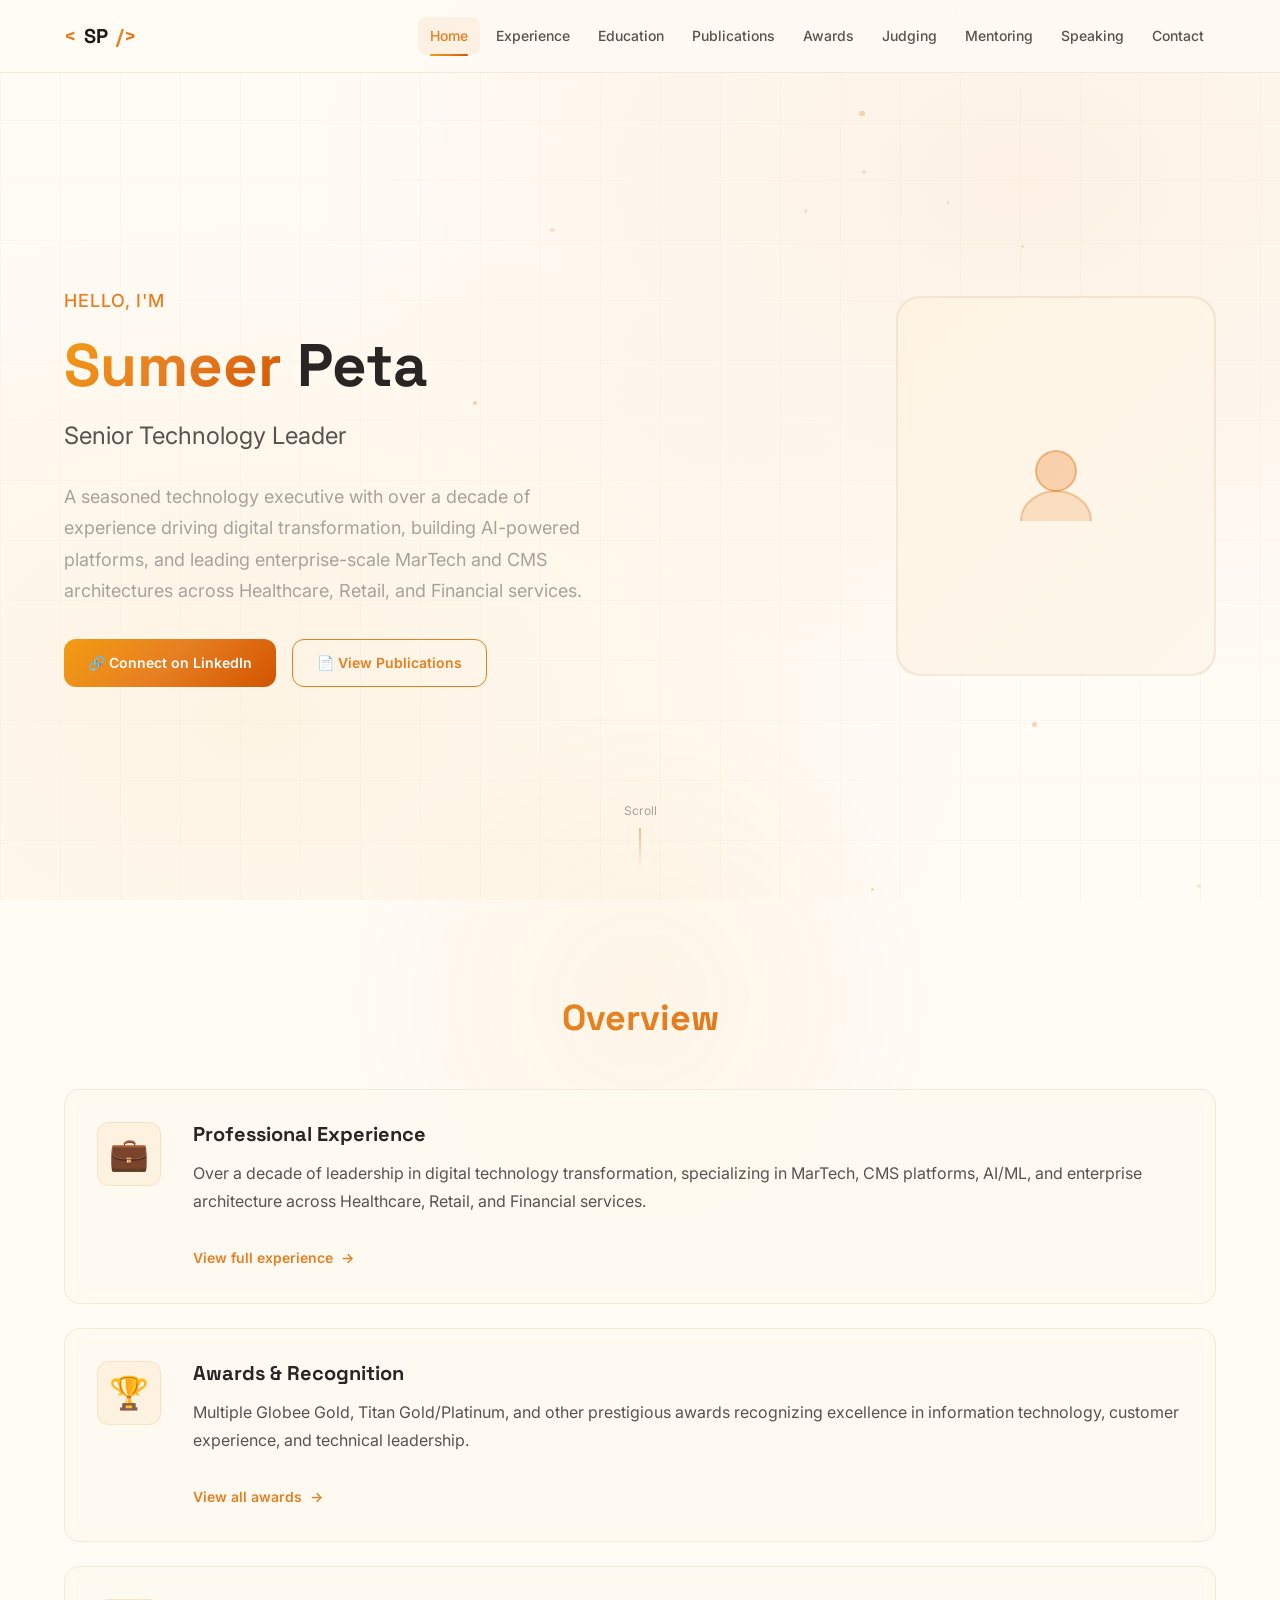
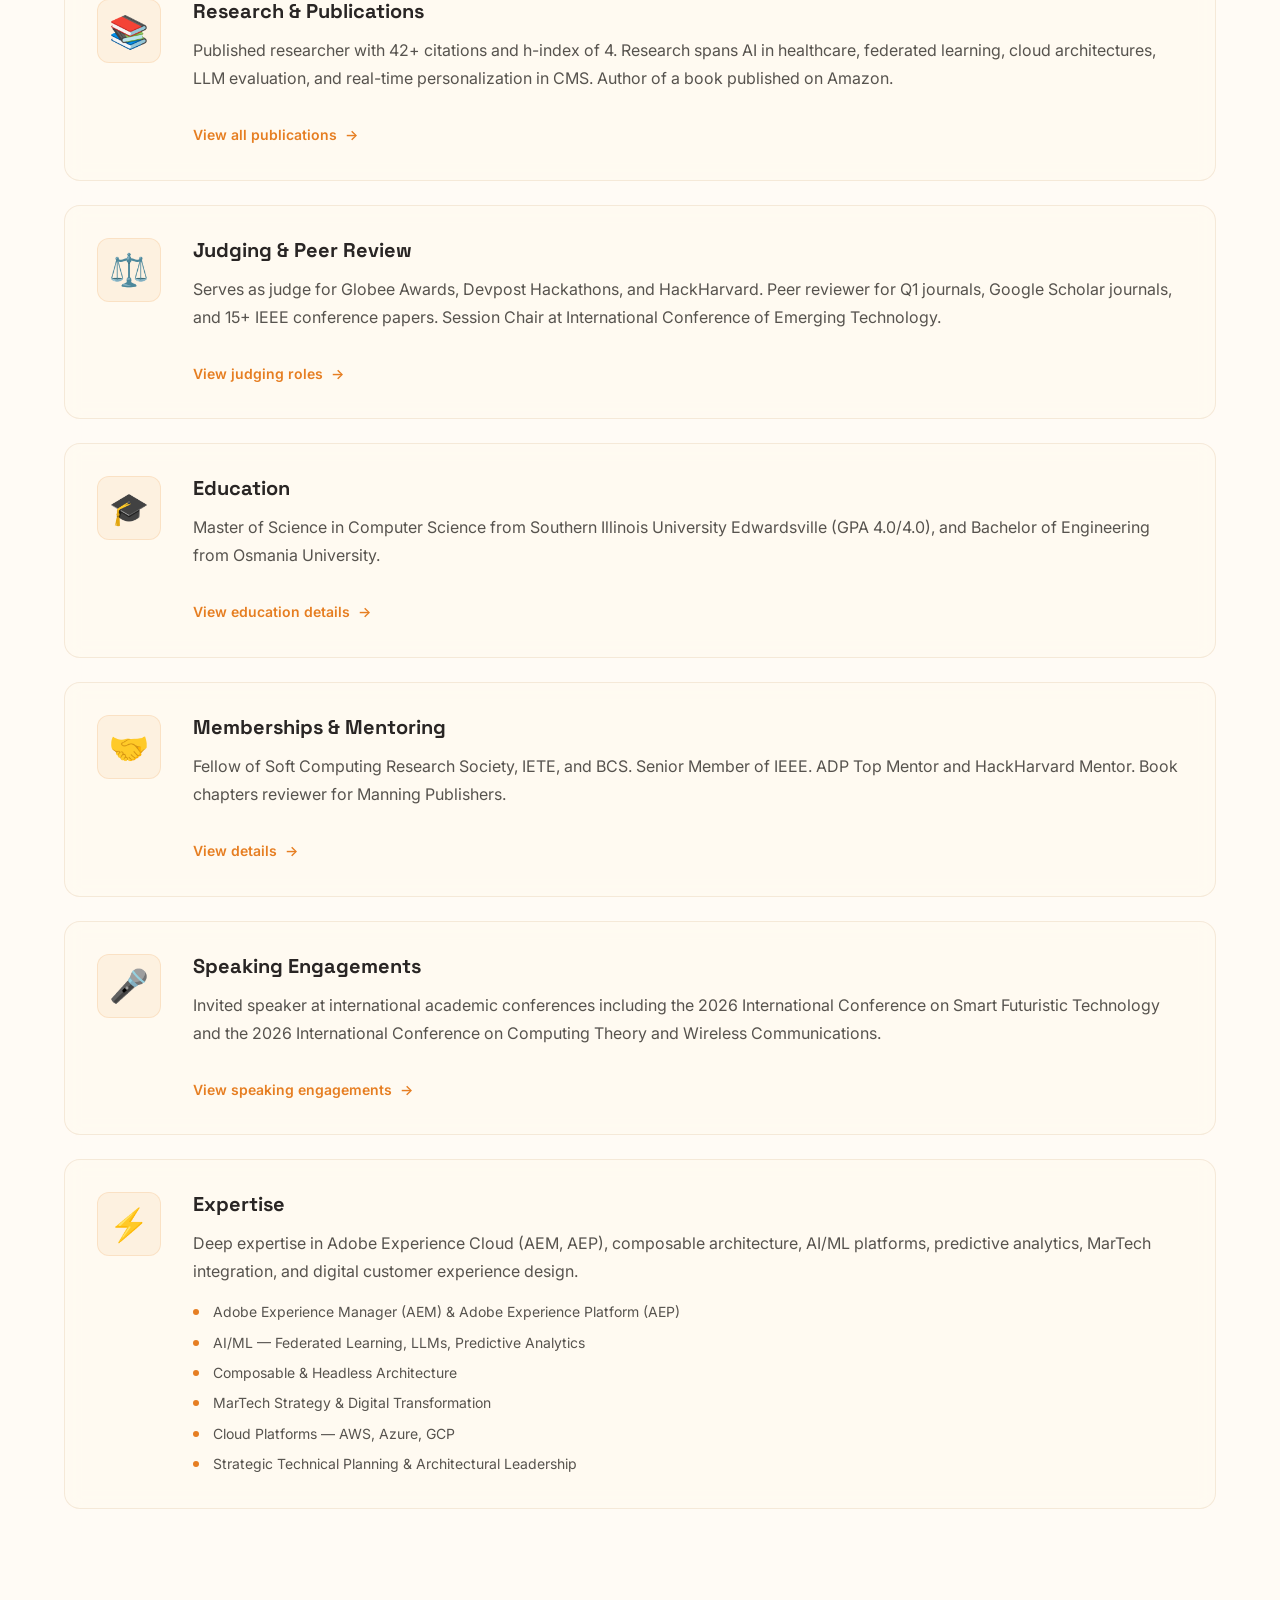
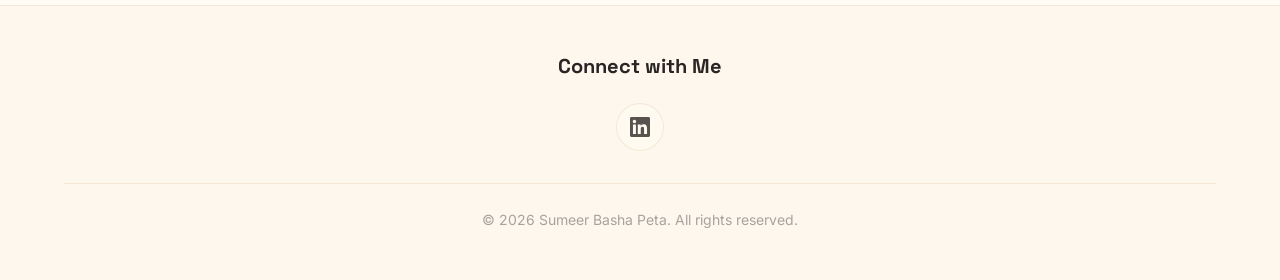
<file: index.html>
<!DOCTYPE html>
<html lang="en">
<head>
  <meta charset="UTF-8">
  <meta name="viewport" content="width=device-width, initial-scale=1.0">
  <title>Sumeer Peta — Senior Technology Leader</title>
  <meta name="description" content="Sumeer Basha Peta — Senior Technology Leader specializing in MarTech, AI/ML, Composable Architecture, and Digital Customer Experience. Sr. Director at The Home Depot.">
  <meta name="author" content="Sumeer Basha Peta">

  <!-- Open Graph -->
  <meta property="og:title" content="Sumeer Peta — Senior Technology Leader">
  <meta property="og:description" content="Technology executive driving digital transformation with AI-powered platforms, MarTech, and enterprise CMS architectures.">
  <meta property="og:type" content="website">
  <meta property="og:url" content="https://sumeerpeta.com">

  <!-- Fonts -->
  <link rel="preconnect" href="https://fonts.googleapis.com">
  <link rel="preconnect" href="https://fonts.gstatic.com" crossorigin>
  <link href="https://fonts.googleapis.com/css2?family=Inter:wght@400;500;600;700&family=Space+Grotesk:wght@500;600;700&display=swap" rel="stylesheet">

  <!-- Styles -->
  <link rel="stylesheet" href="css/variables.css">
  <link rel="stylesheet" href="css/base.css">
  <link rel="stylesheet" href="css/animations.css">
  <link rel="stylesheet" href="css/components.css">
  <link rel="stylesheet" href="css/pages.css">
</head>
<body>
  <!-- Navbar -->
  <div id="navbar-root"></div>

  <!-- Hero -->
  <div id="hero-root"></div>

  <!-- Section Cards -->
  <div id="sections-root"></div>

  <!-- Footer -->
  <div id="footer-root"></div>

  <!-- Scripts -->
  <script src="js/data/siteData.js"></script>
  <script src="js/components/navbar.js"></script>
  <script src="js/components/hero.js"></script>
  <script src="js/components/sectionCard.js"></script>
  <script src="js/components/footer.js"></script>
  <script src="js/main.js"></script>
  <script>
    renderNavbar('navbar-root', 'index.html');
    renderHero('hero-root');
    renderSectionCards('sections-root');
    renderFooter('footer-root');
  </script>
</body>
</html>
</file>
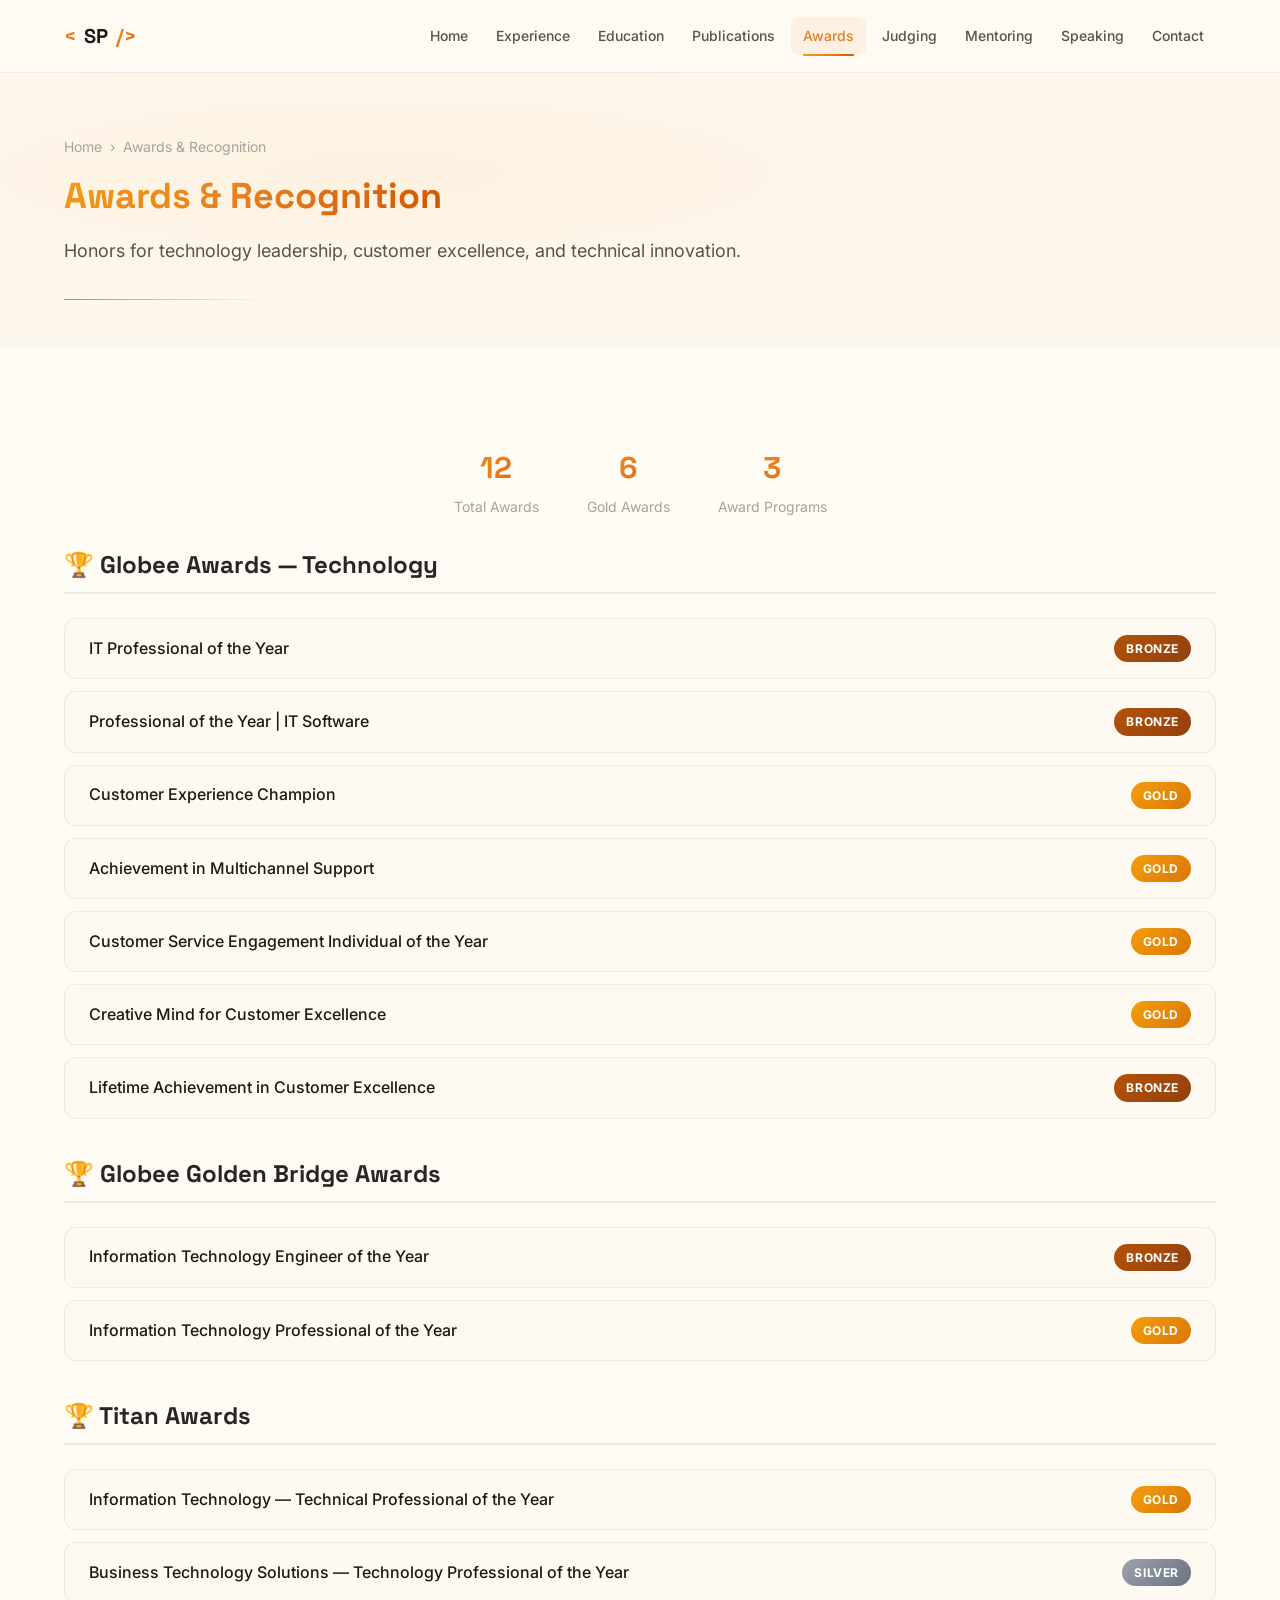
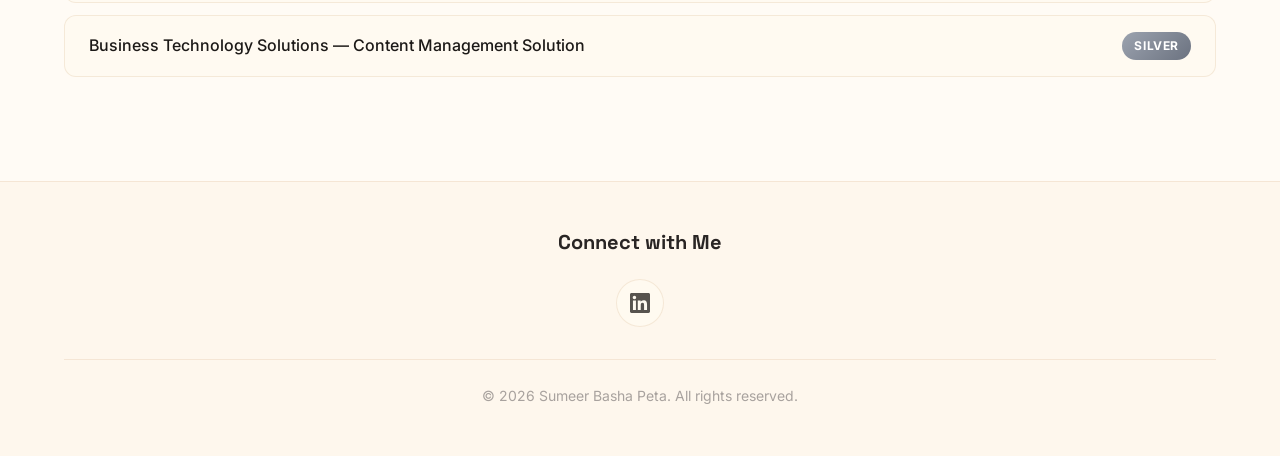
<file: pages/awards.html>
<!DOCTYPE html>
<html lang="en">
<head>
  <meta charset="UTF-8">
  <meta name="viewport" content="width=device-width, initial-scale=1.0">
  <title>Awards & Recognition — Sumeer Peta</title>
  <meta name="description" content="Awards and recognitions earned by Sumeer Basha Peta including Globee Gold, Titan Gold, and Golden Bridge awards for technology leadership and customer excellence.">

  <!-- Fonts -->
  <link rel="preconnect" href="https://fonts.googleapis.com">
  <link rel="preconnect" href="https://fonts.gstatic.com" crossorigin>
  <link href="https://fonts.googleapis.com/css2?family=Inter:wght@400;500;600;700&family=Space+Grotesk:wght@500;600;700&display=swap" rel="stylesheet">

  <!-- Styles -->
  <link rel="stylesheet" href="../css/variables.css">
  <link rel="stylesheet" href="../css/base.css">
  <link rel="stylesheet" href="../css/animations.css">
  <link rel="stylesheet" href="../css/components.css">
  <link rel="stylesheet" href="../css/pages.css">

  <style>
    .awards-category {
      margin-bottom: var(--space-10);
    }
    .awards-category__title {
      font-family: var(--font-heading);
      font-size: var(--text-2xl);
      font-weight: var(--weight-bold);
      color: var(--color-text-heading);
      margin-bottom: var(--space-6);
      padding-bottom: var(--space-3);
      border-bottom: 2px solid var(--color-border);
      display: flex;
      align-items: center;
      gap: var(--space-3);
    }
    .award-item {
      display: flex;
      align-items: center;
      justify-content: space-between;
      padding: var(--space-4) var(--space-6);
      background: var(--color-bg-card);
      border: 1px solid var(--color-border);
      border-radius: var(--radius-lg);
      margin-bottom: var(--space-3);
      transition: all var(--transition-base);
    }
    .award-item:hover {
      border-color: var(--color-border-hover);
      transform: translateX(4px);
      box-shadow: var(--shadow-md);
    }
    .award-item__name {
      font-weight: var(--weight-medium);
      color: var(--color-text-primary);
      font-size: var(--text-base);
    }
    .award-item__badge {
      display: inline-flex;
      padding: var(--space-1) var(--space-3);
      border-radius: var(--radius-full);
      font-size: var(--text-xs);
      font-weight: var(--weight-bold);
      letter-spacing: 0.05em;
      text-transform: uppercase;
      white-space: nowrap;
    }
    .award-item__badge--gold {
      background: linear-gradient(135deg, #f59e0b, #d97706);
      color: #fff;
    }
    .award-item__badge--silver {
      background: linear-gradient(135deg, #9ca3af, #6b7280);
      color: #fff;
    }
    .award-item__badge--bronze {
      background: linear-gradient(135deg, #b45309, #92400e);
      color: #fff;
    }
    .award-item__badge--platinum {
      background: linear-gradient(135deg, #6366f1, #4f46e5);
      color: #fff;
    }
    @media (max-width: 600px) {
      .award-item {
        flex-direction: column;
        align-items: flex-start;
        gap: var(--space-2);
      }
    }
  </style>
</head>
<body>
  <div id="navbar-root"></div>
  <div id="page-header-root"></div>

  <main class="page-content" id="awards-content"></main>

  <div id="footer-root"></div>

  <!-- Scripts -->
  <script src="../js/data/siteData.js"></script>
  <script src="../js/components/navbar.js"></script>
  <script src="../js/components/pageHeader.js"></script>
  <script src="../js/components/footer.js"></script>
  <script src="../js/main.js"></script>
  <script>
    renderNavbar('navbar-root', 'pages/awards.html');
    renderPageHeader('page-header-root', {
      title: 'Awards & Recognition',
      subtitle: 'Honors for technology leadership, customer excellence, and technical innovation.',
    });
    renderFooter('footer-root', true);

    // Render categorized awards
    (function() {
      const container = document.getElementById('awards-content');
      const { awards } = siteData;

      // Count total awards
      const totalAwards = awards.categories.reduce((sum, cat) => sum + cat.items.length, 0);

      // Stats bar
      const statsHtml = `
        <div class="stats-bar reveal">
          <div class="stat">
            <div class="stat__value">${totalAwards}</div>
            <div class="stat__label">Total Awards</div>
          </div>
          <div class="stat">
            <div class="stat__value">${awards.categories.reduce((sum, cat) => sum + cat.items.filter(a => a.level === 'Gold').length, 0)}</div>
            <div class="stat__label">Gold Awards</div>
          </div>
          <div class="stat">
            <div class="stat__value">${awards.categories.length}</div>
            <div class="stat__label">Award Programs</div>
          </div>
        </div>
      `;

      const categoriesHtml = awards.categories.map((cat, ci) => {
        const items = cat.items.map((award, i) => {
          const badgeClass = award.level ? `award-item__badge--${award.level.toLowerCase()}` : '';
          return `
            <div class="award-item reveal" style="transition-delay: ${(ci * 0.05) + (i * 0.04)}s">
              <span class="award-item__name">${award.name}</span>
              ${award.level ? `<span class="award-item__badge ${badgeClass}">${award.level}</span>` : ''}
            </div>
          `;
        }).join('');

        return `
          <div class="awards-category reveal" style="transition-delay: ${ci * 0.1}s">
            <h2 class="awards-category__title">🏆 ${cat.name}</h2>
            ${items}
          </div>
        `;
      }).join('');

      container.innerHTML = `
        ${statsHtml}
        ${categoriesHtml}
      `;
    })();
  </script>
</body>
</html>
</file>
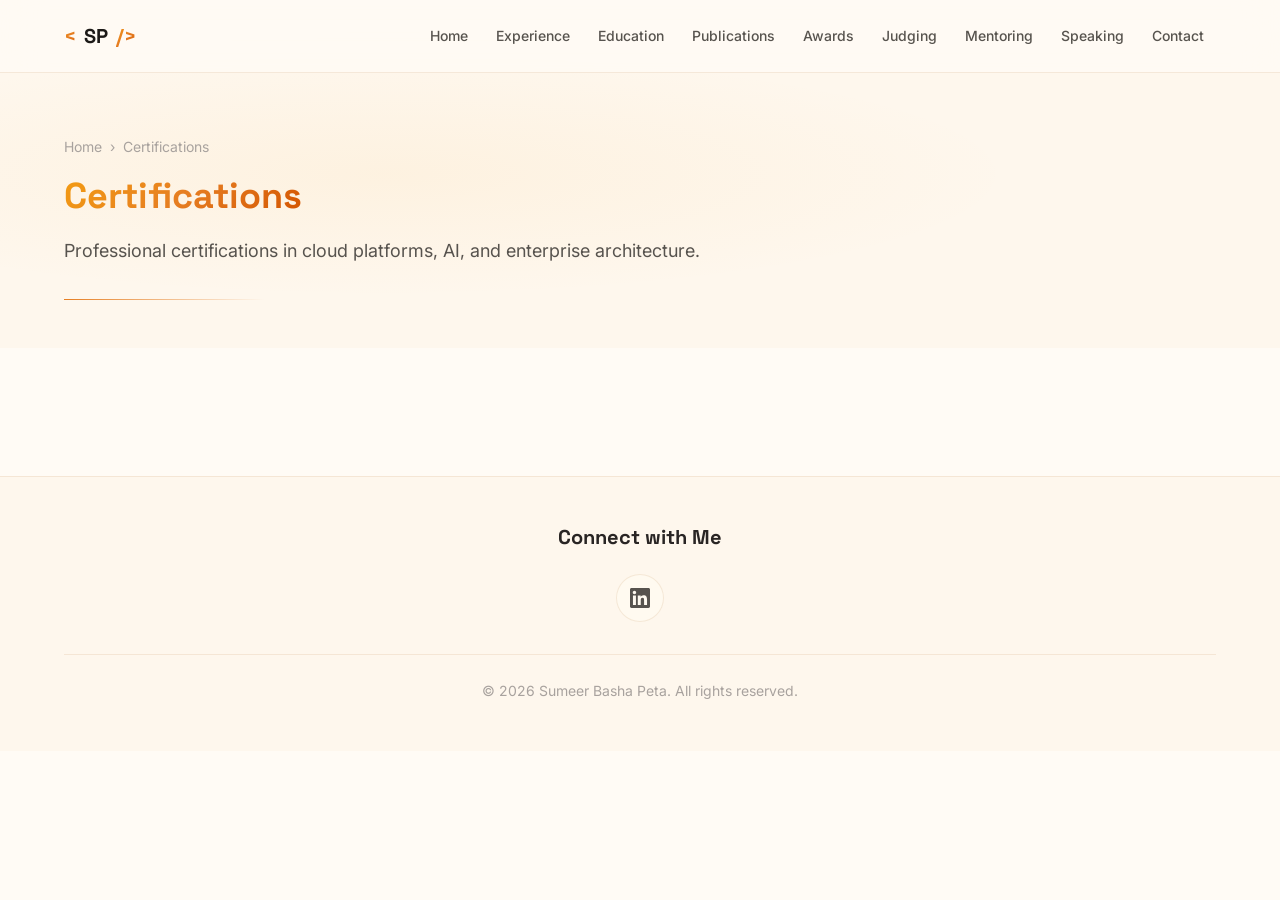
<file: pages/certifications.html>
<!DOCTYPE html>
<html lang="en">
<head>
  <meta charset="UTF-8">
  <meta name="viewport" content="width=device-width, initial-scale=1.0">
  <title>Certifications — Sumeer Peta</title>
  <meta name="description" content="Professional certifications held by Sumeer Basha Peta in Adobe, AWS, Google Cloud, and enterprise architecture.">

  <!-- Fonts -->
  <link rel="preconnect" href="https://fonts.googleapis.com">
  <link rel="preconnect" href="https://fonts.gstatic.com" crossorigin>
  <link href="https://fonts.googleapis.com/css2?family=Inter:wght@400;500;600;700&family=Space+Grotesk:wght@500;600;700&display=swap" rel="stylesheet">

  <!-- Styles -->
  <link rel="stylesheet" href="../css/variables.css">
  <link rel="stylesheet" href="../css/base.css">
  <link rel="stylesheet" href="../css/animations.css">
  <link rel="stylesheet" href="../css/components.css">
  <link rel="stylesheet" href="../css/pages.css">
</head>
<body>
  <div id="navbar-root"></div>
  <div id="page-header-root"></div>

  <main class="page-content" id="certifications-content"></main>

  <div id="footer-root"></div>

  <!-- Scripts -->
  <script src="../js/data/siteData.js"></script>
  <script src="../js/components/navbar.js"></script>
  <script src="../js/components/pageHeader.js"></script>
  <script src="../js/components/footer.js"></script>
  <script src="../js/main.js"></script>
  <script>
    renderNavbar('navbar-root', 'pages/certifications.html');
    renderPageHeader('page-header-root', {
      title: 'Certifications',
      subtitle: 'Professional certifications in cloud platforms, AI, and enterprise architecture.',
    });
    renderFooter('footer-root', true);

    // Render certifications
    (function() {
      const container = document.getElementById('certifications-content');
      const { certifications } = siteData;

      const cards = certifications.map((cert, i) => `
        <div class="info-card reveal" style="transition-delay: ${i * 0.08}s">
          <div class="info-card__icon">${cert.icon}</div>
          <h3 class="info-card__title">${cert.name}</h3>
          <p class="info-card__subtitle">${cert.issuer}</p>
          ${cert.year ? `<div class="info-card__meta"><span>📅 ${cert.year}</span></div>` : ''}
        </div>
      `).join('');

      container.innerHTML = `
        <div class="card-grid">
          ${cards}
        </div>
      `;
    })();
  </script>
</body>
</html>
</file>
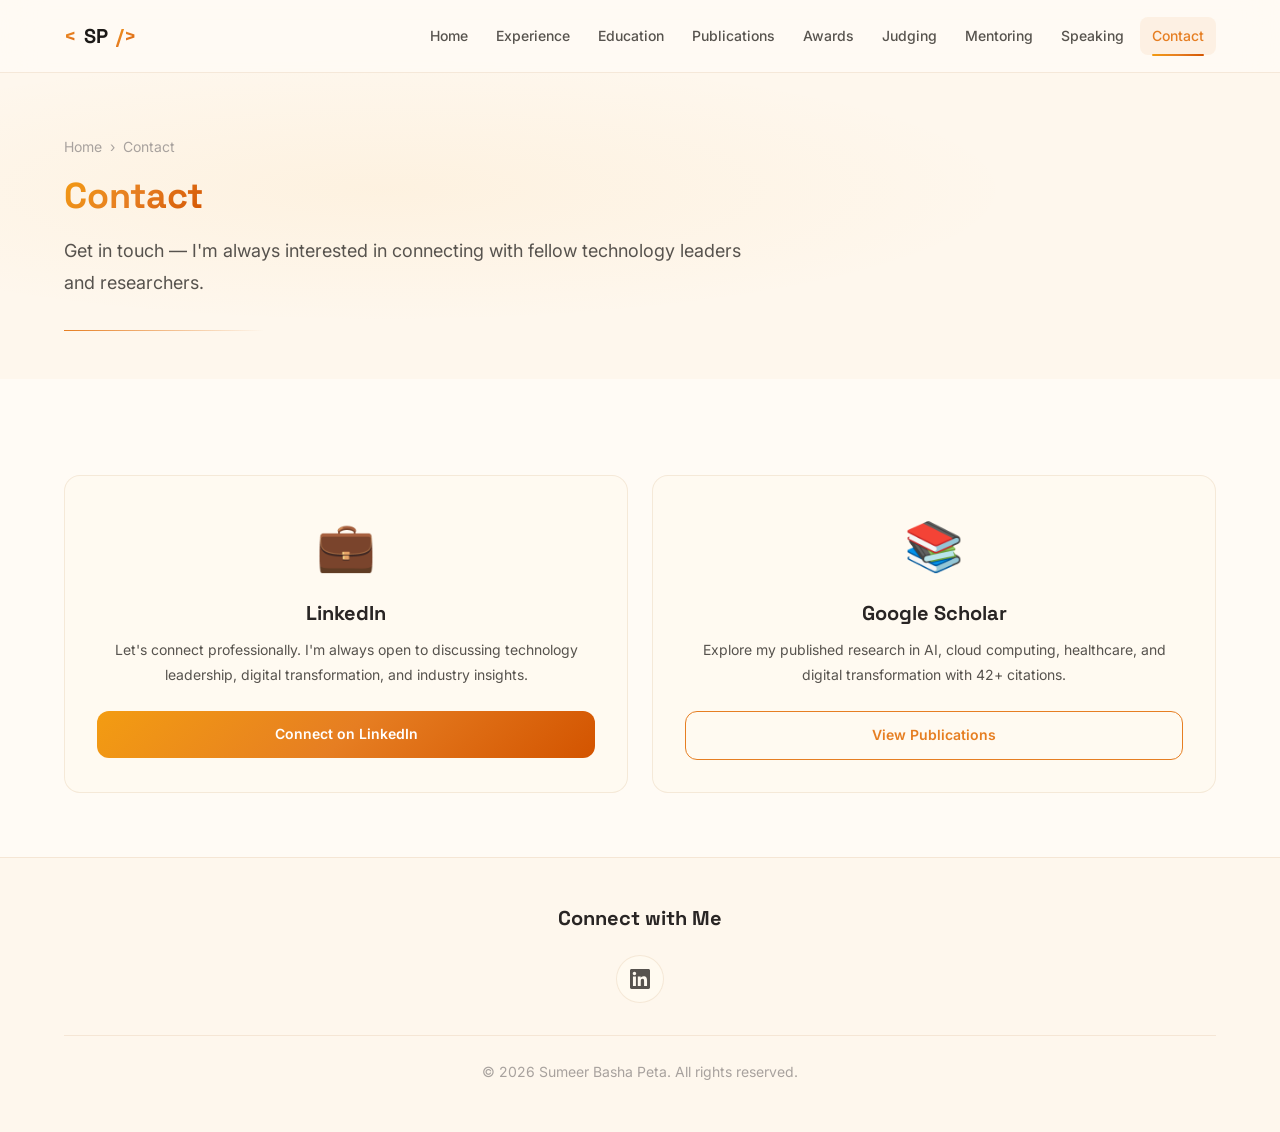
<file: pages/contact.html>
<!DOCTYPE html>
<html lang="en">
<head>
  <meta charset="UTF-8">
  <meta name="viewport" content="width=device-width, initial-scale=1.0">
  <title>Contact — Sumeer Peta</title>
  <meta name="description" content="Connect with Sumeer Basha Peta — Senior Technology Leader specializing in MarTech, AI, and digital transformation.">

  <!-- Fonts -->
  <link rel="preconnect" href="https://fonts.googleapis.com">
  <link rel="preconnect" href="https://fonts.gstatic.com" crossorigin>
  <link href="https://fonts.googleapis.com/css2?family=Inter:wght@400;500;600;700&family=Space+Grotesk:wght@500;600;700&display=swap" rel="stylesheet">

  <!-- Styles -->
  <link rel="stylesheet" href="../css/variables.css">
  <link rel="stylesheet" href="../css/base.css">
  <link rel="stylesheet" href="../css/animations.css">
  <link rel="stylesheet" href="../css/components.css">
  <link rel="stylesheet" href="../css/pages.css">

  <style>
    .contact-grid {
      display: grid;
      grid-template-columns: repeat(auto-fit, minmax(300px, 1fr));
      gap: var(--space-6);
      margin-top: var(--space-8);
    }
    .contact-card {
      background: var(--color-bg-card);
      border: 1px solid var(--color-border);
      border-radius: var(--radius-xl);
      padding: var(--space-8);
      text-align: center;
      transition: all var(--transition-base);
    }
    .contact-card:hover {
      border-color: var(--color-border-hover);
      box-shadow: var(--shadow-lg);
      transform: translateY(-4px);
    }
    .contact-card__icon {
      font-size: 3rem;
      margin-bottom: var(--space-4);
    }
    .contact-card__title {
      font-family: var(--font-heading);
      font-size: var(--text-xl);
      color: var(--color-text-heading);
      margin-bottom: var(--space-3);
    }
    .contact-card__text {
      color: var(--color-text-secondary);
      font-size: var(--text-sm);
      margin-bottom: var(--space-6);
      line-height: var(--leading-relaxed);
    }
    .contact-card .btn {
      width: 100%;
      justify-content: center;
    }
  </style>
</head>
<body>
  <div id="navbar-root"></div>
  <div id="page-header-root"></div>

  <main class="page-content" id="contact-content">
    <div class="contact-grid">
      <div class="contact-card reveal">
        <div class="contact-card__icon">💼</div>
        <h3 class="contact-card__title">LinkedIn</h3>
        <p class="contact-card__text">Let's connect professionally. I'm always open to discussing technology leadership, digital transformation, and industry insights.</p>
        <a href="https://www.linkedin.com/in/sumeerpeta/" class="btn btn--primary" target="_blank" rel="noopener noreferrer" id="contact-linkedin-btn">Connect on LinkedIn</a>
      </div>
      <div class="contact-card reveal" style="transition-delay: 0.1s">
        <div class="contact-card__icon">📚</div>
        <h3 class="contact-card__title">Google Scholar</h3>
        <p class="contact-card__text">Explore my published research in AI, cloud computing, healthcare, and digital transformation with 42+ citations.</p>
        <a href="https://scholar.google.com/citations?user=YOUR_ID" class="btn btn--outline" target="_blank" rel="noopener noreferrer" id="contact-scholar-btn">View Publications</a>
      </div>
    </div>
  </main>

  <div id="footer-root"></div>

  <!-- Scripts -->
  <script src="../js/data/siteData.js"></script>
  <script src="../js/components/navbar.js"></script>
  <script src="../js/components/pageHeader.js"></script>
  <script src="../js/components/footer.js"></script>
  <script src="../js/main.js"></script>
  <script>
    renderNavbar('navbar-root', 'pages/contact.html');
    renderPageHeader('page-header-root', {
      title: 'Contact',
      subtitle: 'Get in touch — I\'m always interested in connecting with fellow technology leaders and researchers.',
    });
    renderFooter('footer-root', true);
  </script>
</body>
</html>
</file>
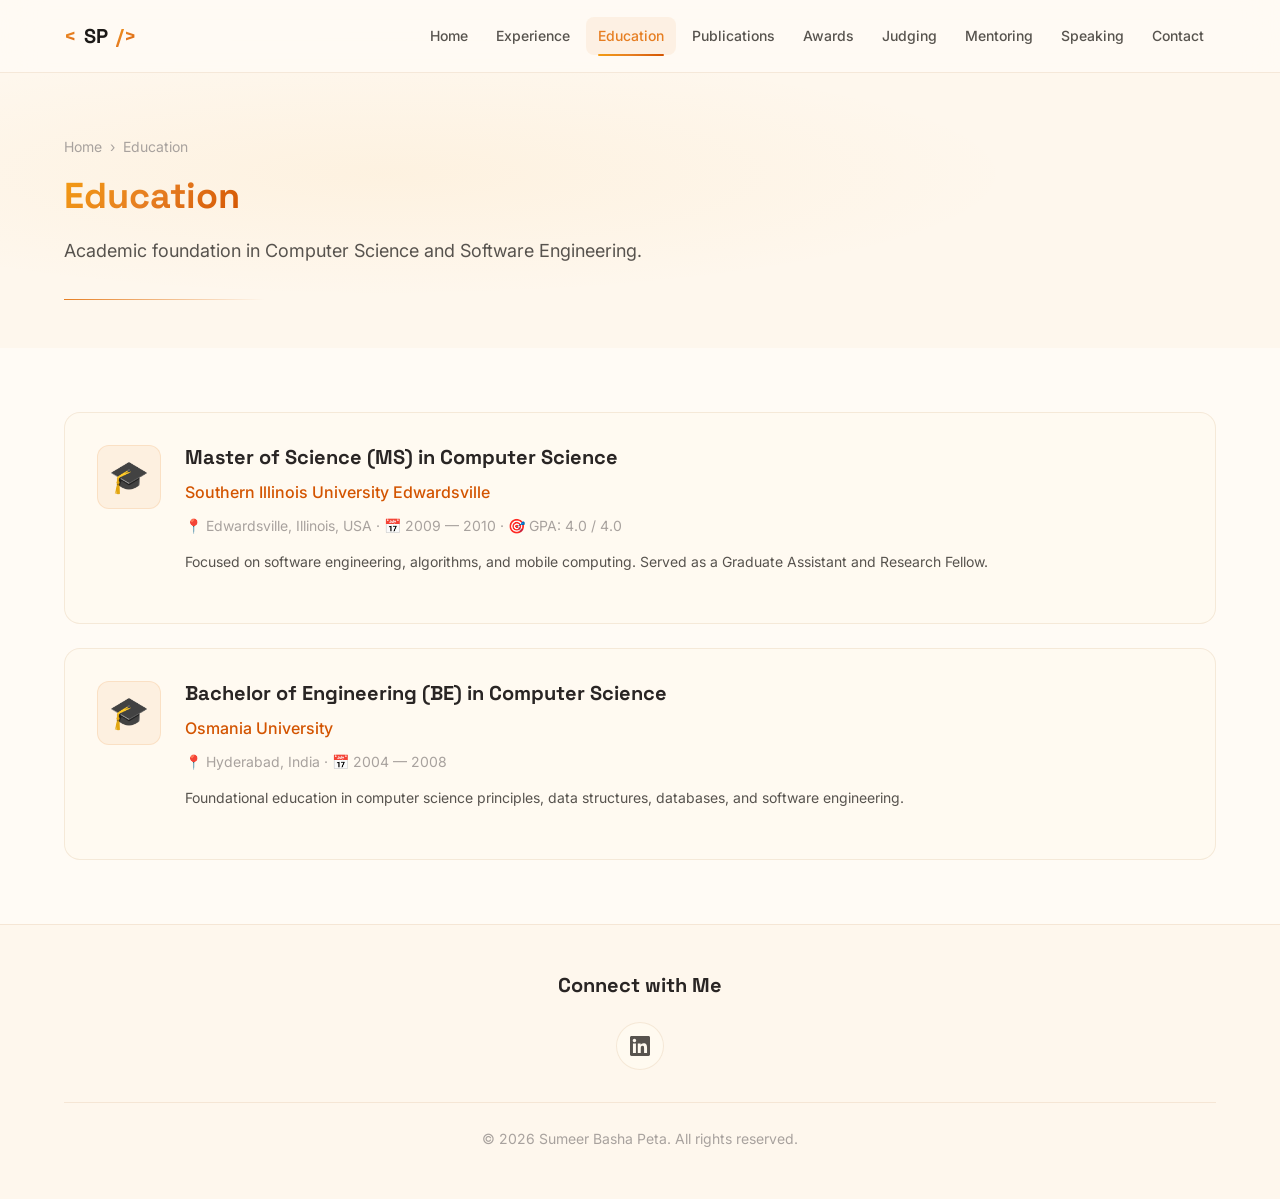
<file: pages/education.html>
<!DOCTYPE html>
<html lang="en">
<head>
  <meta charset="UTF-8">
  <meta name="viewport" content="width=device-width, initial-scale=1.0">
  <title>Education — Sumeer Peta</title>
  <meta name="description" content="Education background of Sumeer Basha Peta — MS Computer Science (4.0 GPA) from SIUE and BE from Osmania University.">

  <!-- Fonts -->
  <link rel="preconnect" href="https://fonts.googleapis.com">
  <link rel="preconnect" href="https://fonts.gstatic.com" crossorigin>
  <link href="https://fonts.googleapis.com/css2?family=Inter:wght@400;500;600;700&family=Space+Grotesk:wght@500;600;700&display=swap" rel="stylesheet">

  <!-- Styles -->
  <link rel="stylesheet" href="../css/variables.css">
  <link rel="stylesheet" href="../css/base.css">
  <link rel="stylesheet" href="../css/animations.css">
  <link rel="stylesheet" href="../css/components.css">
  <link rel="stylesheet" href="../css/pages.css">
</head>
<body>
  <div id="navbar-root"></div>
  <div id="page-header-root"></div>

  <main class="page-content" id="education-content"></main>

  <div id="footer-root"></div>

  <!-- Scripts -->
  <script src="../js/data/siteData.js"></script>
  <script src="../js/components/navbar.js"></script>
  <script src="../js/components/pageHeader.js"></script>
  <script src="../js/components/footer.js"></script>
  <script src="../js/main.js"></script>
  <script>
    renderNavbar('navbar-root', 'pages/education.html');
    renderPageHeader('page-header-root', {
      title: 'Education',
      subtitle: 'Academic foundation in Computer Science and Software Engineering.',
    });
    renderFooter('footer-root', true);

    // Render education cards
    (function() {
      const container = document.getElementById('education-content');
      const { education } = siteData;

      const cards = education.map((edu, i) => `
        <div class="education-card reveal" style="transition-delay: ${i * 0.1}s">
          <div class="education-card__icon">${edu.icon}</div>
          <div>
            <h3 class="education-card__degree">${edu.degree}</h3>
            <p class="education-card__school">${edu.school}</p>
            <p class="education-card__meta">
              📍 ${edu.location} · 📅 ${edu.dates}
              ${edu.gpa ? ` · 🎯 GPA: ${edu.gpa}` : ''}
            </p>
            <p class="education-card__description">${edu.description}</p>
          </div>
        </div>
      `).join('');

      container.innerHTML = `
        <div class="education-list">
          ${cards}
        </div>
      `;
    })();
  </script>
</body>
</html>
</file>
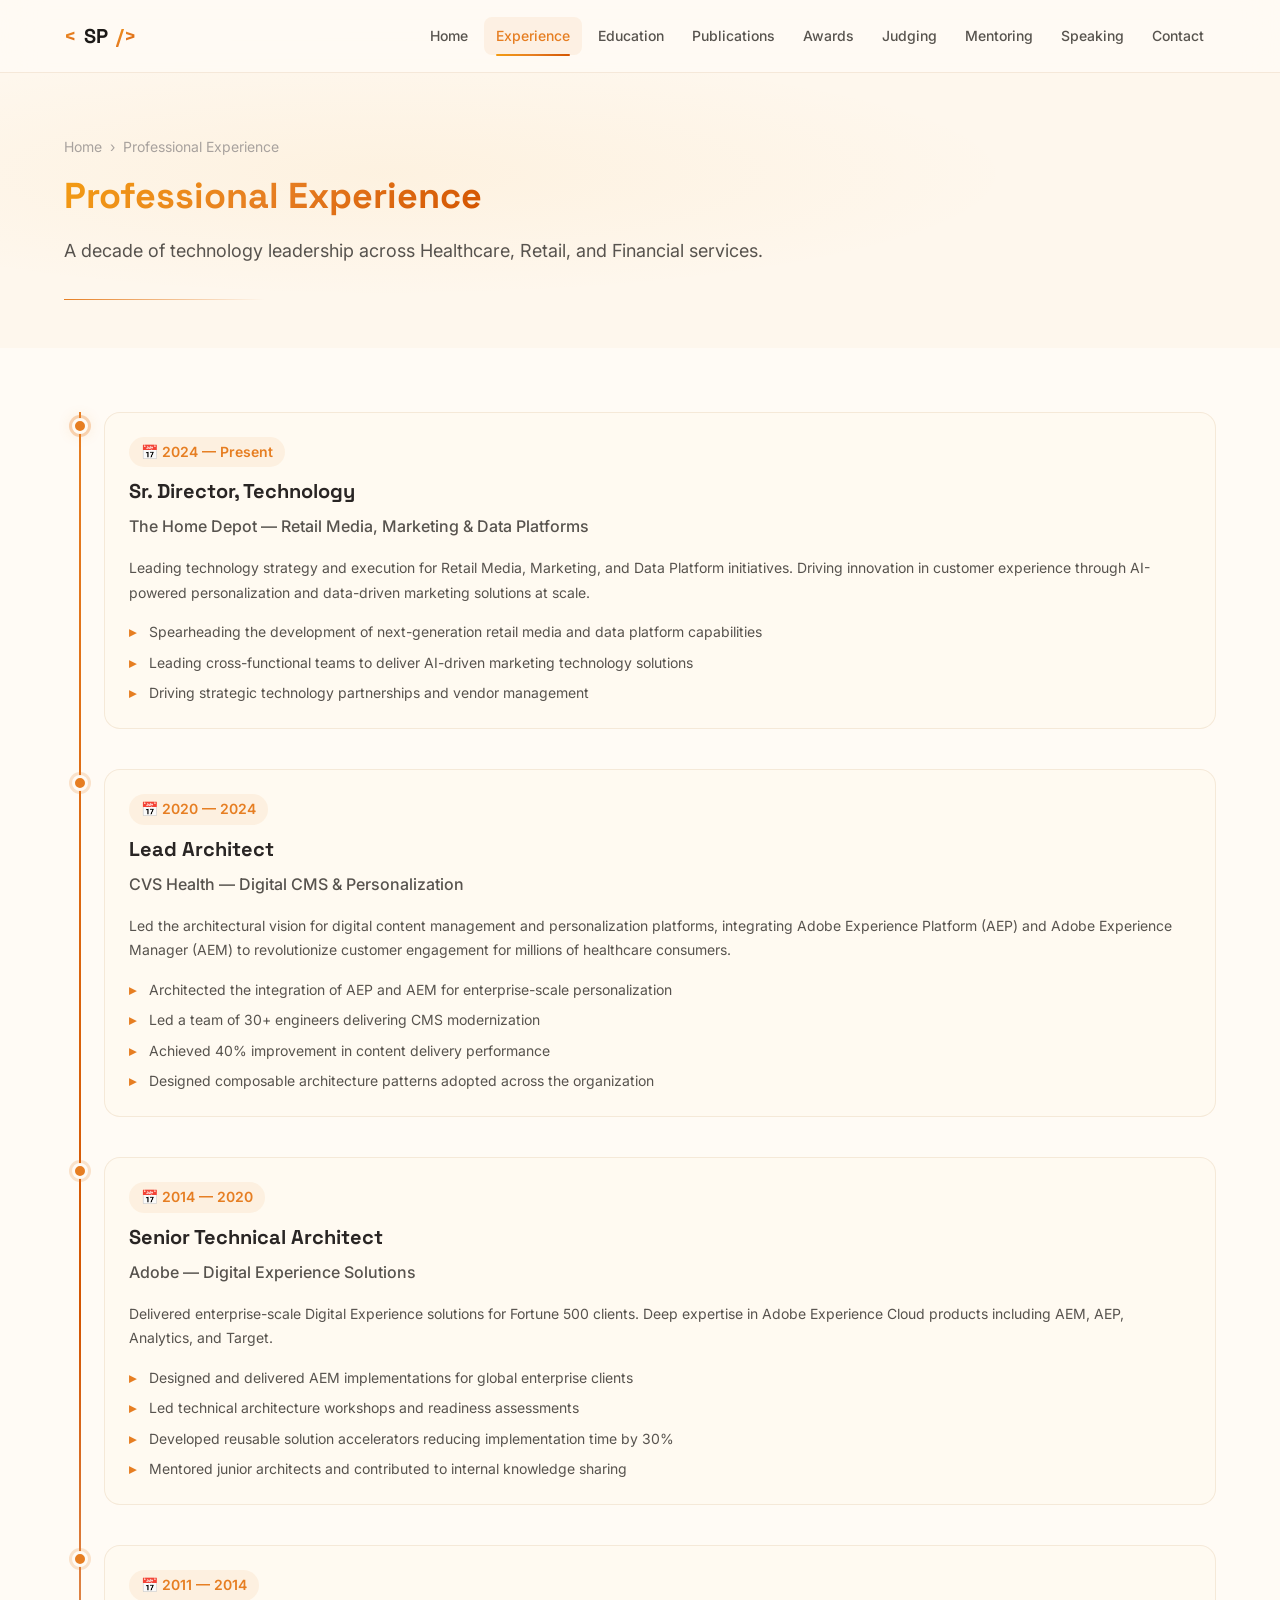
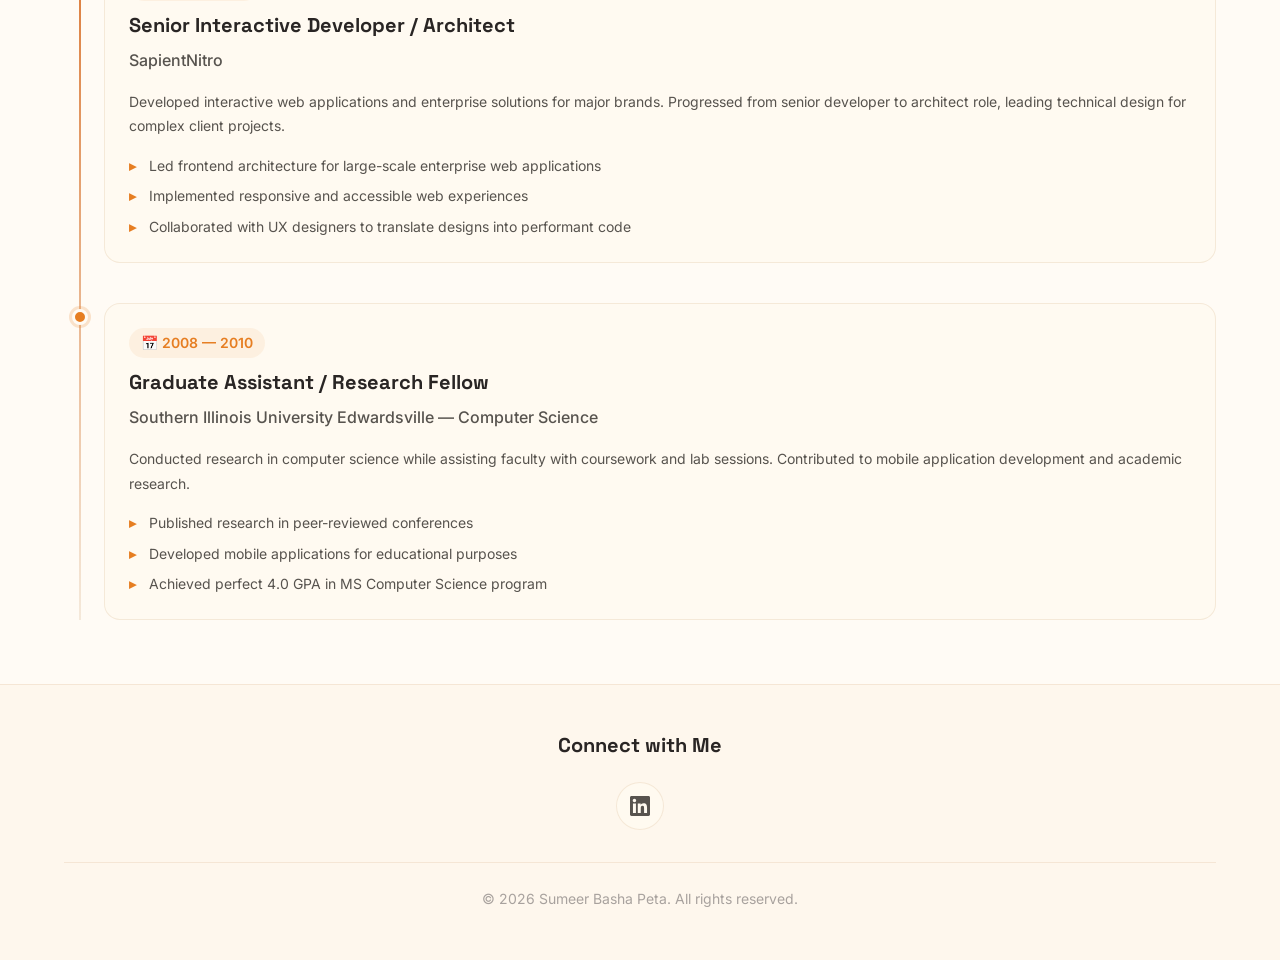
<file: pages/experience.html>
<!DOCTYPE html>
<html lang="en">
<head>
  <meta charset="UTF-8">
  <meta name="viewport" content="width=device-width, initial-scale=1.0">
  <title>Professional Experience — Sumeer Peta</title>
  <meta name="description" content="Professional experience timeline of Sumeer Basha Peta — senior technology roles at The Home Depot, CVS Health, Adobe, and SapientNitro.">

  <!-- Fonts -->
  <link rel="preconnect" href="https://fonts.googleapis.com">
  <link rel="preconnect" href="https://fonts.gstatic.com" crossorigin>
  <link href="https://fonts.googleapis.com/css2?family=Inter:wght@400;500;600;700&family=Space+Grotesk:wght@500;600;700&display=swap" rel="stylesheet">

  <!-- Styles -->
  <link rel="stylesheet" href="../css/variables.css">
  <link rel="stylesheet" href="../css/base.css">
  <link rel="stylesheet" href="../css/animations.css">
  <link rel="stylesheet" href="../css/components.css">
  <link rel="stylesheet" href="../css/pages.css">
</head>
<body>
  <div id="navbar-root"></div>
  <div id="page-header-root"></div>

  <main class="page-content" id="experience-content"></main>

  <div id="footer-root"></div>

  <!-- Scripts -->
  <script src="../js/data/siteData.js"></script>
  <script src="../js/components/navbar.js"></script>
  <script src="../js/components/pageHeader.js"></script>
  <script src="../js/components/footer.js"></script>
  <script src="../js/main.js"></script>
  <script>
    renderNavbar('navbar-root', 'pages/experience.html');
    renderPageHeader('page-header-root', {
      title: 'Professional Experience',
      subtitle: 'A decade of technology leadership across Healthcare, Retail, and Financial services.',
    });
    renderFooter('footer-root', true);

    // Render experience timeline
    (function() {
      const container = document.getElementById('experience-content');
      const { experience } = siteData;

      const items = experience.map((job, i) => {
        const highlights = job.highlights
          ? `<div class="timeline__highlights">
              ${job.highlights.map(h => `<div class="timeline__highlight">${h}</div>`).join('')}
             </div>`
          : '';

        return `
          <div class="timeline__item reveal" style="transition-delay: ${i * 0.1}s">
            <div class="timeline__dot"></div>
            <div class="timeline__card">
              <span class="timeline__date">📅 ${job.dates}</span>
              <h3 class="timeline__role">${job.role}</h3>
              <p class="timeline__company">${job.company}${job.department ? ' — ' + job.department : ''}</p>
              <p class="timeline__description">${job.description}</p>
              ${highlights}
            </div>
          </div>
        `;
      }).join('');

      container.innerHTML = `
        <div class="timeline">
          ${items}
        </div>
      `;
    })();
  </script>
</body>
</html>
</file>
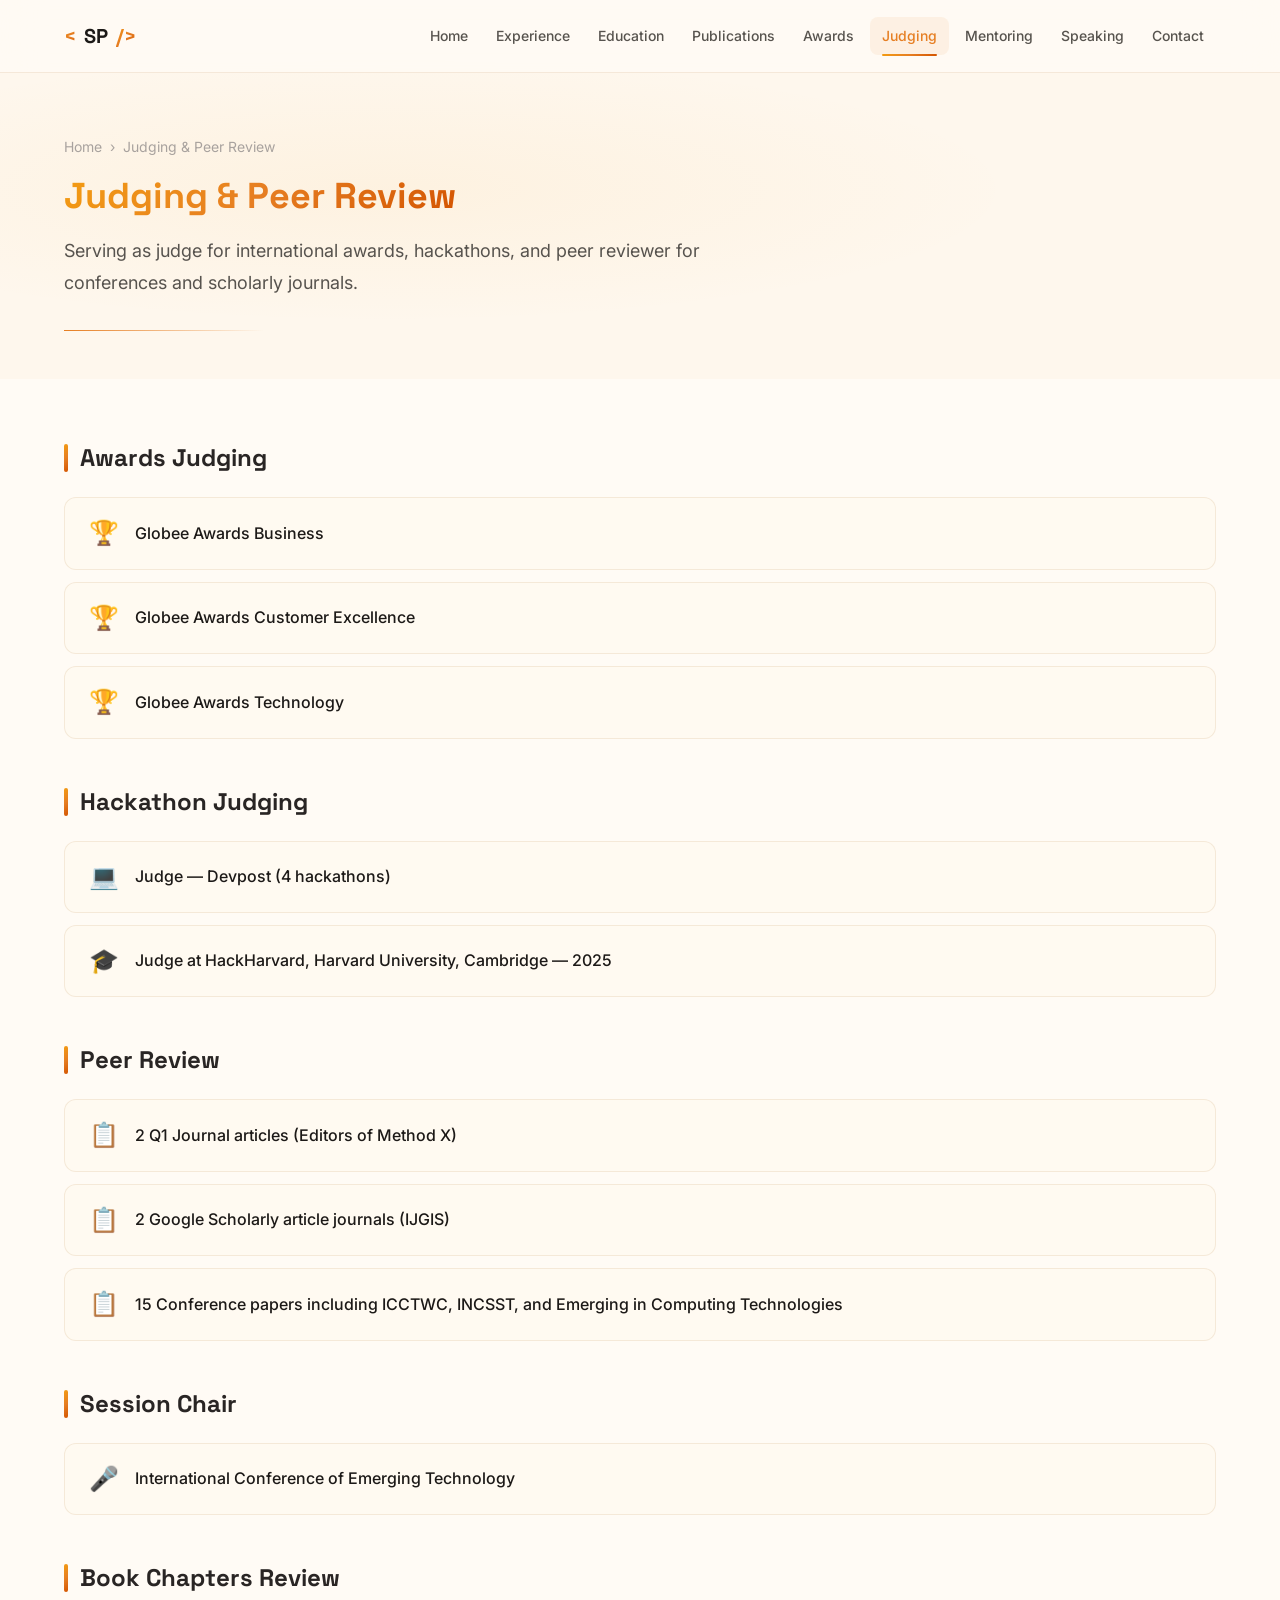
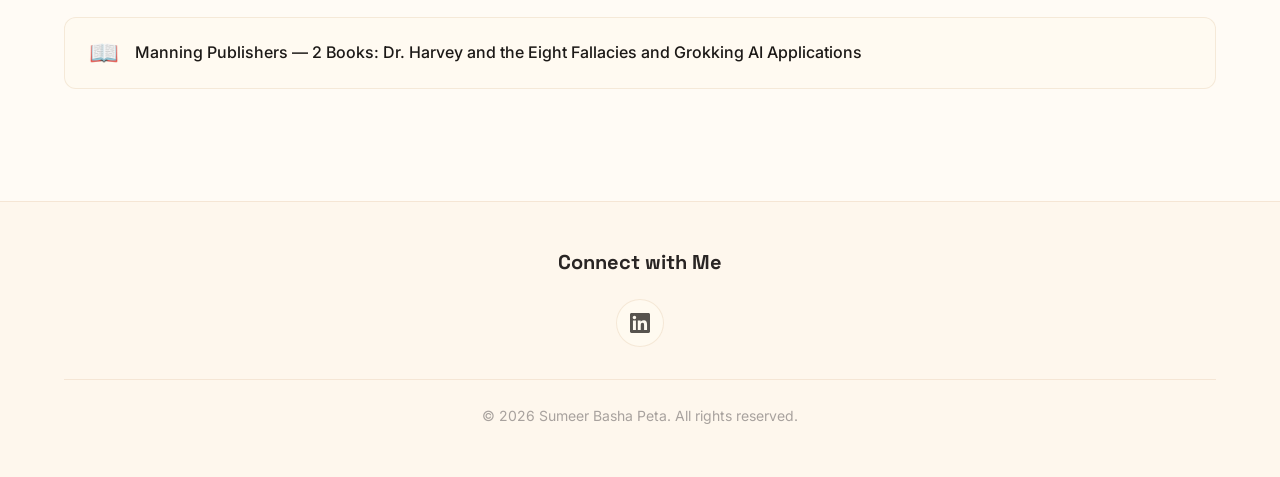
<file: pages/judging.html>
<!DOCTYPE html>
<html lang="en">
<head>
  <meta charset="UTF-8">
  <meta name="viewport" content="width=device-width, initial-scale=1.0">
  <title>Judging & Peer Review — Sumeer Peta</title>
  <meta name="description" content="Sumeer Basha Peta's judging roles at Globee Awards, Devpost, HackHarvard, and peer review contributions for IEEE conferences and Q1 journals.">

  <!-- Fonts -->
  <link rel="preconnect" href="https://fonts.googleapis.com">
  <link rel="preconnect" href="https://fonts.gstatic.com" crossorigin>
  <link href="https://fonts.googleapis.com/css2?family=Inter:wght@400;500;600;700&family=Space+Grotesk:wght@500;600;700&display=swap" rel="stylesheet">

  <!-- Styles -->
  <link rel="stylesheet" href="../css/variables.css">
  <link rel="stylesheet" href="../css/base.css">
  <link rel="stylesheet" href="../css/animations.css">
  <link rel="stylesheet" href="../css/components.css">
  <link rel="stylesheet" href="../css/pages.css">

  <style>
    .judging-section {
      margin-bottom: var(--space-12);
    }
    .judging-section__title {
      font-family: var(--font-heading);
      font-size: var(--text-2xl);
      font-weight: var(--weight-bold);
      color: var(--color-text-heading);
      margin-bottom: var(--space-6);
      display: flex;
      align-items: center;
      gap: var(--space-3);
    }
    .judging-section__title-accent {
      width: 4px;
      height: 28px;
      background: var(--color-accent-gradient);
      border-radius: var(--radius-full);
    }
    .judging-list {
      display: flex;
      flex-direction: column;
      gap: var(--space-3);
    }
    .judging-item {
      display: flex;
      align-items: center;
      gap: var(--space-4);
      padding: var(--space-4) var(--space-6);
      background: var(--color-bg-card);
      border: 1px solid var(--color-border);
      border-radius: var(--radius-lg);
      transition: all var(--transition-base);
    }
    .judging-item:hover {
      border-color: var(--color-border-hover);
      box-shadow: var(--shadow-md);
      transform: translateX(4px);
    }
    .judging-item__icon {
      font-size: 1.5rem;
      flex-shrink: 0;
    }
    .judging-item__text {
      color: var(--color-text-primary);
      font-weight: var(--weight-medium);
    }
  </style>
</head>
<body>
  <div id="navbar-root"></div>
  <div id="page-header-root"></div>

  <main class="page-content" id="judging-content"></main>

  <div id="footer-root"></div>

  <!-- Scripts -->
  <script src="../js/data/siteData.js"></script>
  <script src="../js/components/navbar.js"></script>
  <script src="../js/components/pageHeader.js"></script>
  <script src="../js/components/footer.js"></script>
  <script src="../js/main.js"></script>
  <script>
    renderNavbar('navbar-root', 'pages/judging.html');
    renderPageHeader('page-header-root', {
      title: 'Judging & Peer Review',
      subtitle: 'Serving as judge for international awards, hackathons, and peer reviewer for conferences and scholarly journals.',
    });
    renderFooter('footer-root', true);

    (function() {
      const container = document.getElementById('judging-content');
      const { judging } = siteData;

      function renderSection(title, items, isObjectArray = true) {
        const listItems = items.map((item, i) => {
          const icon = isObjectArray ? (item.icon || '📋') : '📋';
          const text = isObjectArray ? item.name : item;
          return `
            <div class="judging-item reveal" style="transition-delay: ${i * 0.06}s">
              <span class="judging-item__icon">${icon}</span>
              <span class="judging-item__text">${text}</span>
            </div>
          `;
        }).join('');

        return `
          <div class="judging-section">
            <h2 class="judging-section__title">
              <span class="judging-section__title-accent"></span>
              ${title}
            </h2>
            <div class="judging-list">${listItems}</div>
          </div>
        `;
      }

      container.innerHTML = `
        ${renderSection('Awards Judging', judging.awards)}
        ${renderSection('Hackathon Judging', judging.hackathons)}
        ${renderSection('Peer Review', judging.peerReview, false)}
        ${renderSection('Session Chair', judging.sessionChair.map(s => ({ name: s, icon: '🎤' })))}
        ${renderSection('Book Chapters Review', judging.bookReview.map(b => ({ name: b, icon: '📖' })))}
      `;
    })();
  </script>
</body>
</html>
</file>
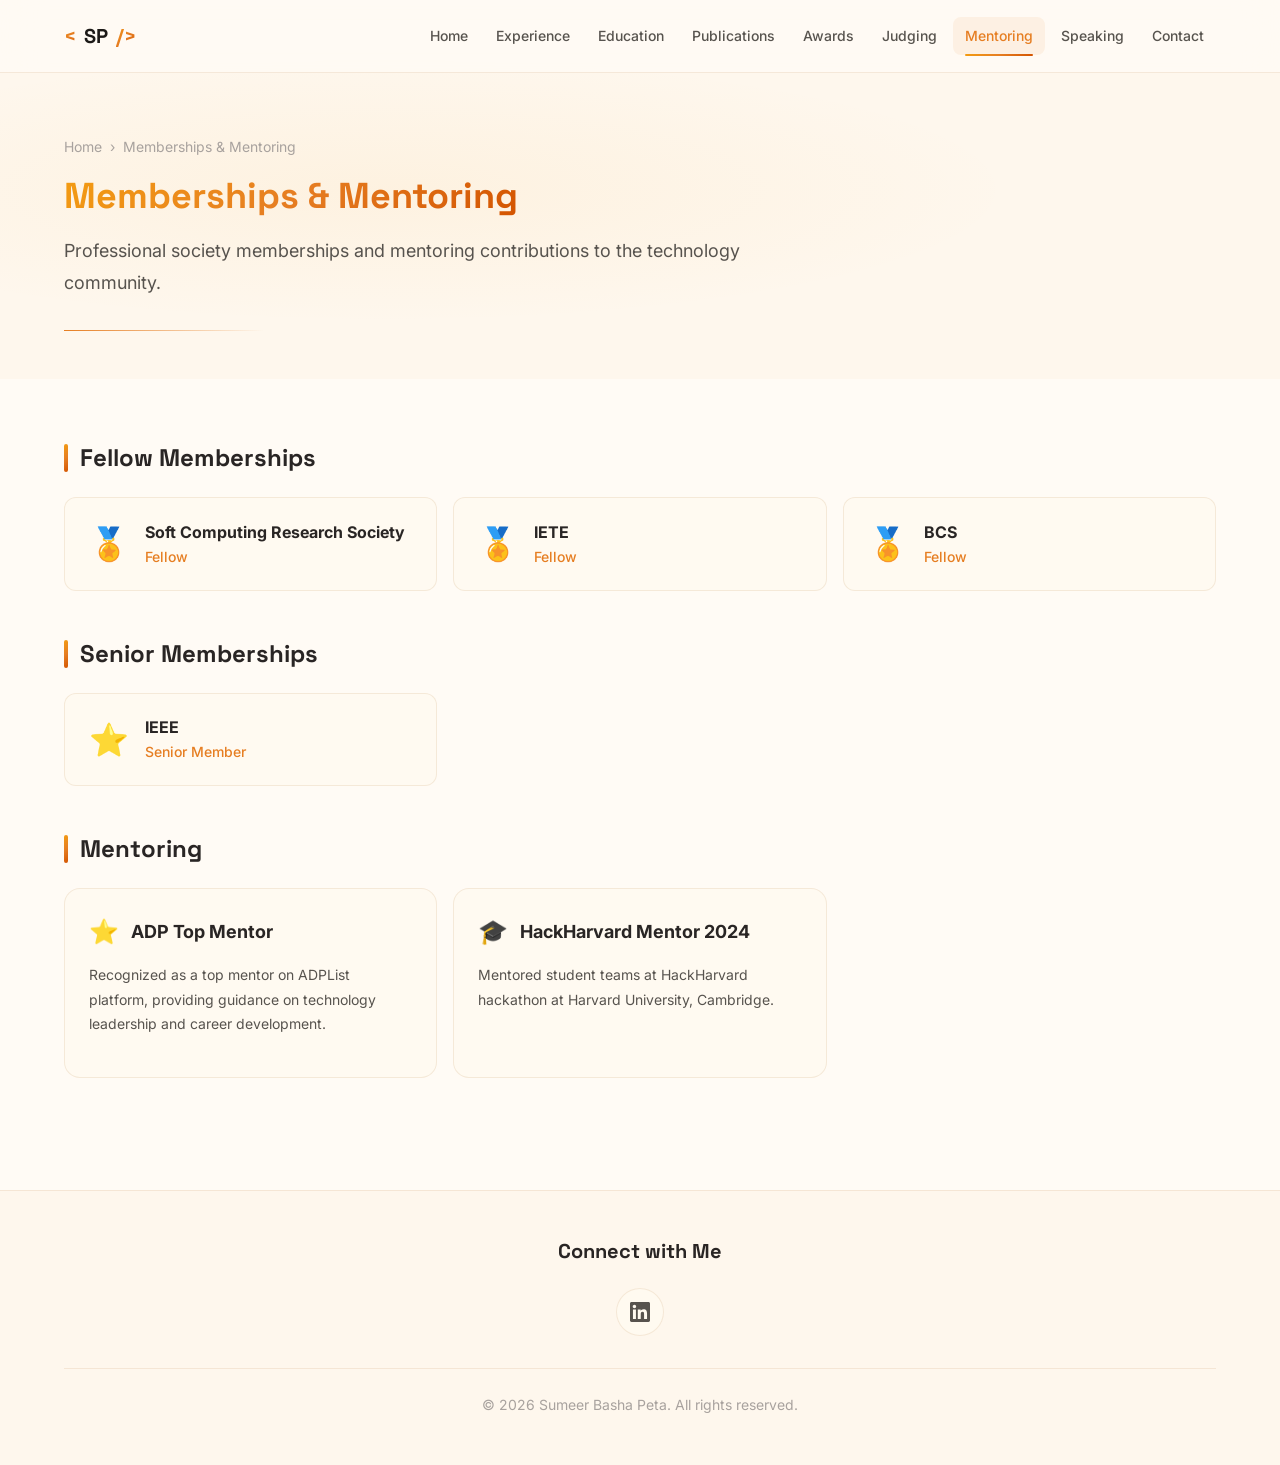
<file: pages/mentoring.html>
<!DOCTYPE html>
<html lang="en">
<head>
  <meta charset="UTF-8">
  <meta name="viewport" content="width=device-width, initial-scale=1.0">
  <title>Memberships & Mentoring — Sumeer Peta</title>
  <meta name="description" content="Sumeer Basha Peta's professional memberships (IEEE Senior Member, Fellow of BCS, IETE, SCRS) and mentoring activities.">

  <!-- Fonts -->
  <link rel="preconnect" href="https://fonts.googleapis.com">
  <link rel="preconnect" href="https://fonts.gstatic.com" crossorigin>
  <link href="https://fonts.googleapis.com/css2?family=Inter:wght@400;500;600;700&family=Space+Grotesk:wght@500;600;700&display=swap" rel="stylesheet">

  <!-- Styles -->
  <link rel="stylesheet" href="../css/variables.css">
  <link rel="stylesheet" href="../css/base.css">
  <link rel="stylesheet" href="../css/animations.css">
  <link rel="stylesheet" href="../css/components.css">
  <link rel="stylesheet" href="../css/pages.css">

  <style>
    .membership-section {
      margin-bottom: var(--space-12);
    }
    .membership-section__title {
      font-family: var(--font-heading);
      font-size: var(--text-2xl);
      font-weight: var(--weight-bold);
      color: var(--color-text-heading);
      margin-bottom: var(--space-6);
      display: flex;
      align-items: center;
      gap: var(--space-3);
    }
    .membership-section__title-accent {
      width: 4px;
      height: 28px;
      background: var(--color-accent-gradient);
      border-radius: var(--radius-full);
    }
    .membership-grid {
      display: grid;
      grid-template-columns: repeat(auto-fill, minmax(280px, 1fr));
      gap: var(--space-4);
    }
    .membership-card {
      display: flex;
      align-items: center;
      gap: var(--space-4);
      padding: var(--space-5) var(--space-6);
      background: var(--color-bg-card);
      border: 1px solid var(--color-border);
      border-radius: var(--radius-lg);
      transition: all var(--transition-base);
    }
    .membership-card:hover {
      border-color: var(--color-border-hover);
      box-shadow: var(--shadow-md);
      transform: translateY(-2px);
    }
    .membership-card__icon {
      font-size: 2rem;
      flex-shrink: 0;
    }
    .membership-card__content {
      min-width: 0;
    }
    .membership-card__org {
      font-weight: var(--weight-bold);
      color: var(--color-text-heading);
      font-size: var(--text-base);
    }
    .membership-card__role {
      font-size: var(--text-sm);
      color: var(--color-accent-primary);
      font-weight: var(--weight-medium);
    }
    .mentor-card {
      padding: var(--space-6);
      background: var(--color-bg-card);
      border: 1px solid var(--color-border);
      border-radius: var(--radius-xl);
      transition: all var(--transition-base);
    }
    .mentor-card:hover {
      border-color: var(--color-border-hover);
      box-shadow: var(--shadow-md);
      transform: translateY(-2px);
    }
    .mentor-card__header {
      display: flex;
      align-items: center;
      gap: var(--space-3);
      margin-bottom: var(--space-3);
    }
    .mentor-card__icon {
      font-size: 1.5rem;
    }
    .mentor-card__name {
      font-weight: var(--weight-bold);
      color: var(--color-text-heading);
      font-size: var(--text-lg);
    }
    .mentor-card__desc {
      color: var(--color-text-secondary);
      font-size: var(--text-sm);
      line-height: var(--leading-relaxed);
    }
  </style>
</head>
<body>
  <div id="navbar-root"></div>
  <div id="page-header-root"></div>

  <main class="page-content" id="mentoring-content"></main>

  <div id="footer-root"></div>

  <!-- Scripts -->
  <script src="../js/data/siteData.js"></script>
  <script src="../js/components/navbar.js"></script>
  <script src="../js/components/pageHeader.js"></script>
  <script src="../js/components/footer.js"></script>
  <script src="../js/main.js"></script>
  <script>
    renderNavbar('navbar-root', 'pages/mentoring.html');
    renderPageHeader('page-header-root', {
      title: 'Memberships & Mentoring',
      subtitle: 'Professional society memberships and mentoring contributions to the technology community.',
    });
    renderFooter('footer-root', true);

    (function() {
      const container = document.getElementById('mentoring-content');
      const { memberships, mentoring } = siteData;

      // Fellow memberships
      const fellowCards = memberships.fellow.map((org, i) => `
        <div class="membership-card reveal" style="transition-delay: ${i * 0.08}s">
          <span class="membership-card__icon">🏅</span>
          <div class="membership-card__content">
            <div class="membership-card__org">${org}</div>
            <div class="membership-card__role">Fellow</div>
          </div>
        </div>
      `).join('');

      // Senior member
      const seniorCards = memberships.seniorMember.map((org, i) => `
        <div class="membership-card reveal" style="transition-delay: ${(i + memberships.fellow.length) * 0.08}s">
          <span class="membership-card__icon">⭐</span>
          <div class="membership-card__content">
            <div class="membership-card__org">${org}</div>
            <div class="membership-card__role">Senior Member</div>
          </div>
        </div>
      `).join('');

      // Mentoring cards
      const mentorCards = mentoring.map((m, i) => `
        <div class="mentor-card reveal" style="transition-delay: ${i * 0.1}s">
          <div class="mentor-card__header">
            <span class="mentor-card__icon">${m.icon}</span>
            <span class="mentor-card__name">${m.name}</span>
          </div>
          <p class="mentor-card__desc">${m.description}</p>
        </div>
      `).join('');

      container.innerHTML = `
        <div class="membership-section">
          <h2 class="membership-section__title">
            <span class="membership-section__title-accent"></span>
            Fellow Memberships
          </h2>
          <div class="membership-grid">${fellowCards}</div>
        </div>

        <div class="membership-section">
          <h2 class="membership-section__title">
            <span class="membership-section__title-accent"></span>
            Senior Memberships
          </h2>
          <div class="membership-grid">${seniorCards}</div>
        </div>

        <div class="membership-section">
          <h2 class="membership-section__title">
            <span class="membership-section__title-accent"></span>
            Mentoring
          </h2>
          <div class="membership-grid" style="grid-template-columns: repeat(auto-fill, minmax(340px, 1fr));">
            ${mentorCards}
          </div>
        </div>
      `;
    })();
  </script>
</body>
</html>
</file>
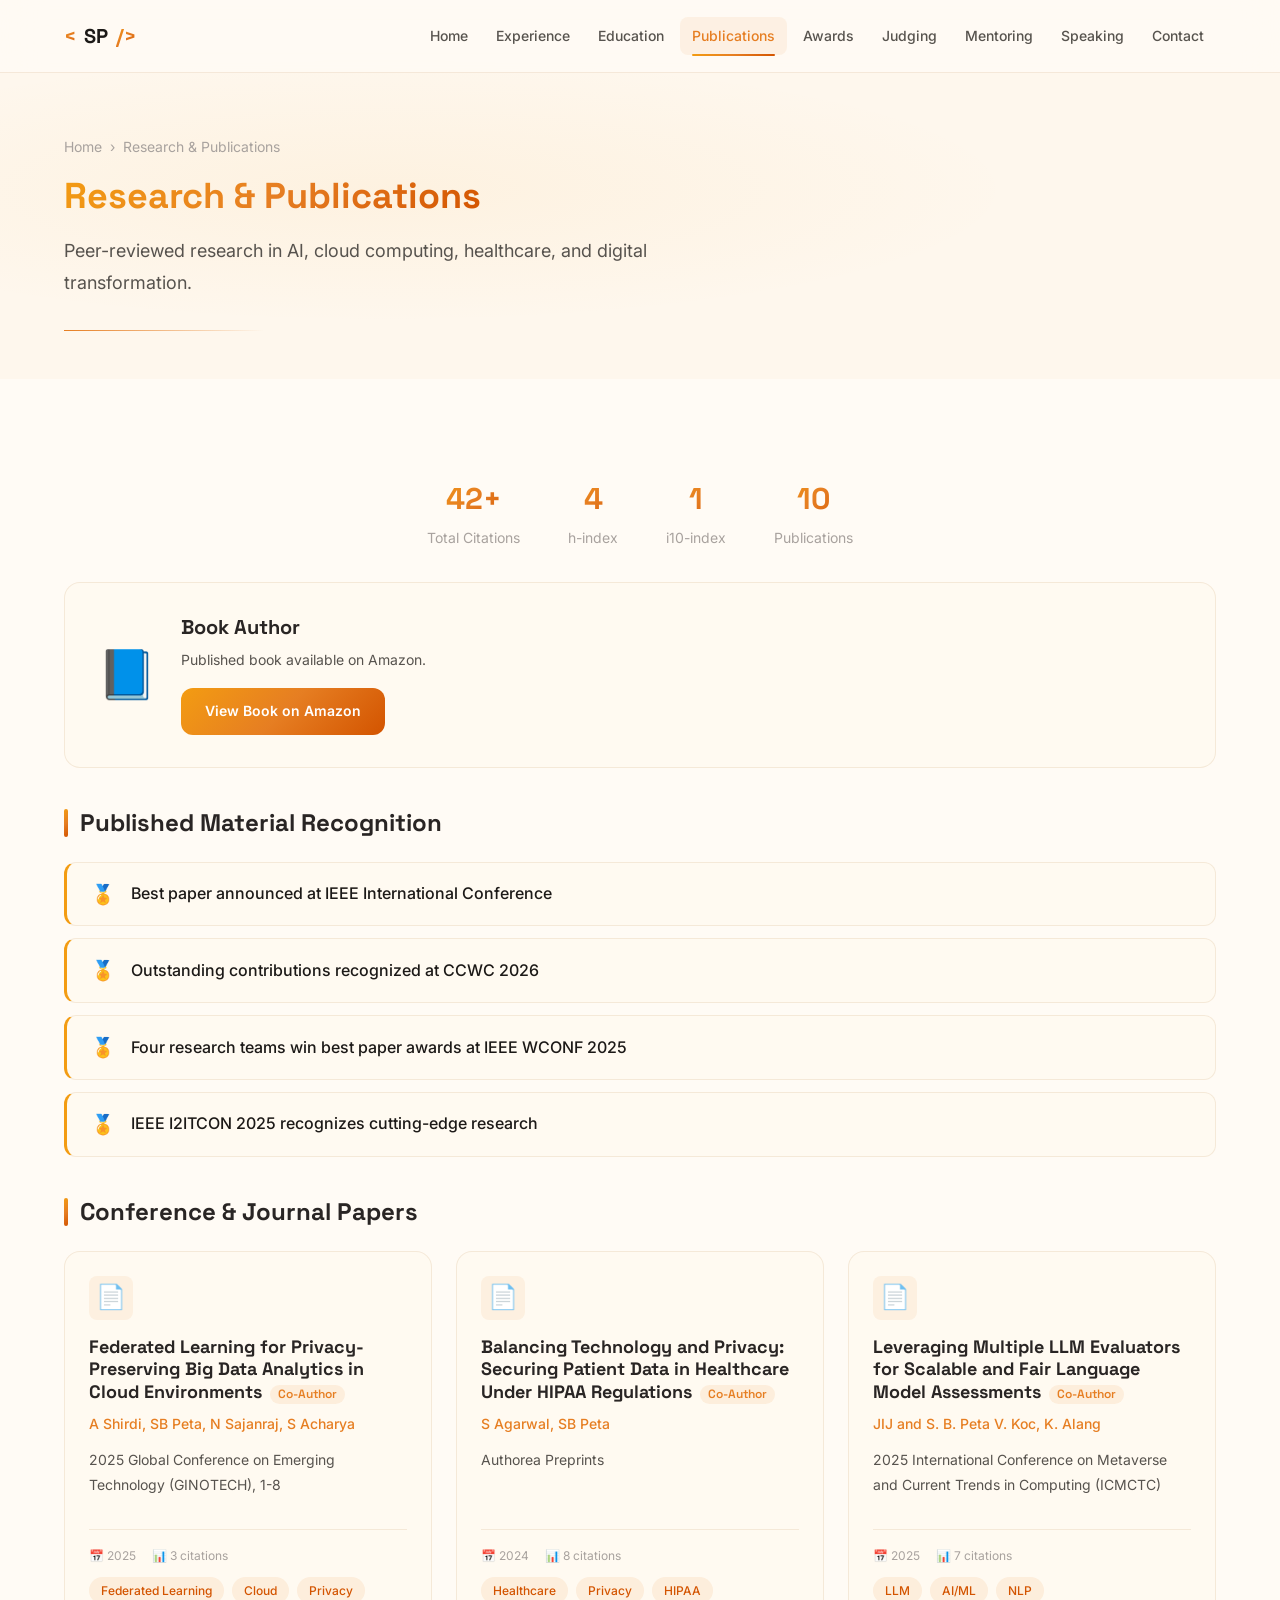
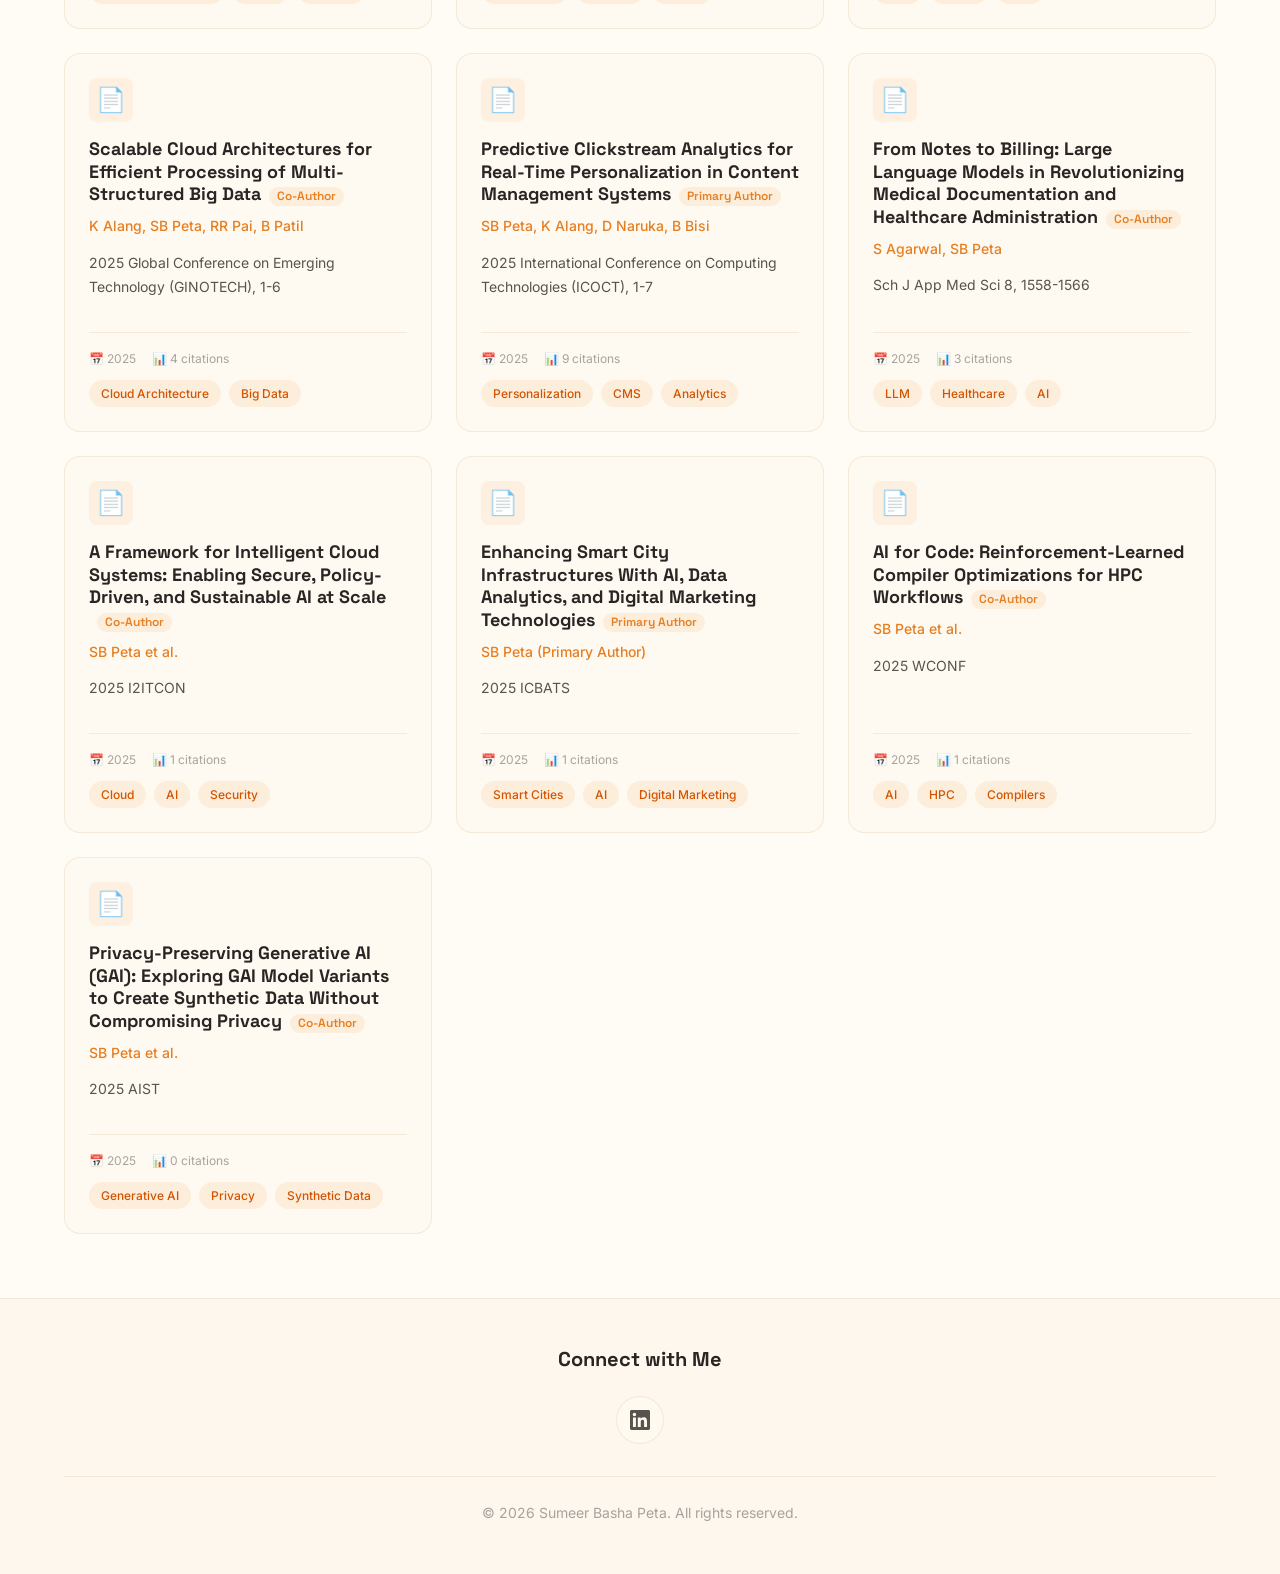
<file: pages/publications.html>
<!DOCTYPE html>
<html lang="en">
<head>
  <meta charset="UTF-8">
  <meta name="viewport" content="width=device-width, initial-scale=1.0">
  <title>Publications — Sumeer Peta</title>
  <meta name="description" content="Research publications by Sumeer Basha Peta — 42+ citations, h-index 4. Research in AI, federated learning, healthcare, cloud architectures, and CMS personalization. Book author.">

  <!-- Fonts -->
  <link rel="preconnect" href="https://fonts.googleapis.com">
  <link rel="preconnect" href="https://fonts.gstatic.com" crossorigin>
  <link href="https://fonts.googleapis.com/css2?family=Inter:wght@400;500;600;700&family=Space+Grotesk:wght@500;600;700&display=swap" rel="stylesheet">

  <!-- Styles -->
  <link rel="stylesheet" href="../css/variables.css">
  <link rel="stylesheet" href="../css/base.css">
  <link rel="stylesheet" href="../css/animations.css">
  <link rel="stylesheet" href="../css/components.css">
  <link rel="stylesheet" href="../css/pages.css">

  <style>
    .pub-section-title {
      font-family: var(--font-heading);
      font-size: var(--text-2xl);
      font-weight: var(--weight-bold);
      color: var(--color-text-heading);
      margin: var(--space-10) 0 var(--space-6);
      display: flex;
      align-items: center;
      gap: var(--space-3);
    }
    .pub-section-title__accent {
      width: 4px;
      height: 28px;
      background: var(--color-accent-gradient);
      border-radius: var(--radius-full);
    }
    .recognition-list {
      display: flex;
      flex-direction: column;
      gap: var(--space-3);
      margin-bottom: var(--space-10);
    }
    .recognition-item {
      display: flex;
      align-items: center;
      gap: var(--space-4);
      padding: var(--space-4) var(--space-6);
      background: var(--color-bg-card);
      border: 1px solid var(--color-border);
      border-radius: var(--radius-lg);
      border-left: 3px solid var(--color-accent-warm);
      transition: all var(--transition-base);
    }
    .recognition-item:hover {
      border-color: var(--color-border-hover);
      box-shadow: var(--shadow-md);
      transform: translateX(4px);
    }
    .recognition-item__icon { font-size: 1.2rem; }
    .recognition-item__text {
      color: var(--color-text-primary);
      font-weight: var(--weight-medium);
    }
    .book-card {
      display: flex;
      align-items: center;
      gap: var(--space-6);
      padding: var(--space-8);
      background: var(--color-bg-card);
      border: 1px solid var(--color-border);
      border-radius: var(--radius-xl);
      margin-bottom: var(--space-10);
      transition: all var(--transition-base);
    }
    .book-card:hover {
      border-color: var(--color-border-hover);
      box-shadow: var(--shadow-lg);
    }
    .book-card__icon { font-size: 3rem; }
    .book-card__title {
      font-family: var(--font-heading);
      font-size: var(--text-xl);
      font-weight: var(--weight-bold);
      color: var(--color-text-heading);
      margin-bottom: var(--space-2);
    }
    .book-card__text {
      color: var(--color-text-secondary);
      font-size: var(--text-sm);
      margin-bottom: var(--space-4);
    }
    .role-badge {
      display: inline-flex;
      padding: 2px 8px;
      border-radius: var(--radius-full);
      font-size: var(--text-xs);
      font-weight: var(--weight-semibold);
      background: rgba(230, 126, 34, 0.1);
      color: var(--color-accent-primary);
      margin-left: var(--space-2);
    }
  </style>
</head>
<body>
  <div id="navbar-root"></div>
  <div id="page-header-root"></div>

  <main class="page-content" id="publications-content"></main>

  <div id="footer-root"></div>

  <!-- Scripts -->
  <script src="../js/data/siteData.js"></script>
  <script src="../js/components/navbar.js"></script>
  <script src="../js/components/pageHeader.js"></script>
  <script src="../js/components/footer.js"></script>
  <script src="../js/main.js"></script>
  <script>
    renderNavbar('navbar-root', 'pages/publications.html');
    renderPageHeader('page-header-root', {
      title: 'Research & Publications',
      subtitle: 'Peer-reviewed research in AI, cloud computing, healthcare, and digital transformation.',
    });
    renderFooter('footer-root', true);

    (function() {
      const container = document.getElementById('publications-content');
      const { publications } = siteData;

      // Stats bar
      const statsHtml = `
        <div class="stats-bar reveal">
          <div class="stat">
            <div class="stat__value">${publications.stats.totalCitations}</div>
            <div class="stat__label">Total Citations</div>
          </div>
          <div class="stat">
            <div class="stat__value">${publications.stats.hIndex}</div>
            <div class="stat__label">h-index</div>
          </div>
          <div class="stat">
            <div class="stat__value">${publications.stats.i10Index}</div>
            <div class="stat__label">i10-index</div>
          </div>
          <div class="stat">
            <div class="stat__value">${publications.papers.length}</div>
            <div class="stat__label">Publications</div>
          </div>
        </div>
      `;

      // Book author card
      const bookHtml = publications.bookAuthor ? `
        <div class="book-card reveal">
          <span class="book-card__icon">📘</span>
          <div>
            <h3 class="book-card__title">${publications.bookAuthor.title}</h3>
            <p class="book-card__text">${publications.bookAuthor.description}</p>
            <a href="${publications.bookAuthor.link}" class="btn btn--primary" target="_blank" rel="noopener noreferrer">${publications.bookAuthor.linkText}</a>
          </div>
        </div>
      ` : '';

      // Recognition section
      const recognitionHtml = publications.recognition && publications.recognition.length ? `
        <h2 class="pub-section-title reveal">
          <span class="pub-section-title__accent"></span>
          Published Material Recognition
        </h2>
        <div class="recognition-list">
          ${publications.recognition.map((r, i) => `
            <div class="recognition-item reveal" style="transition-delay: ${i * 0.06}s">
              <span class="recognition-item__icon">🏅</span>
              <span class="recognition-item__text">${r}</span>
            </div>
          `).join('')}
        </div>
      ` : '';

      // Paper cards
      const papersHtml = publications.papers.map((paper, i) => {
        const tags = paper.tags
          ? paper.tags.map(t => `<span class="info-card__tag">${t}</span>`).join(' ')
          : '';
        const roleBadge = paper.role ? `<span class="role-badge">${paper.role}</span>` : '';

        return `
          <div class="info-card reveal" style="transition-delay: ${i * 0.06}s">
            <div class="info-card__icon">📄</div>
            <h3 class="info-card__title">${paper.title}${roleBadge}</h3>
            <p class="info-card__subtitle">${paper.authors}</p>
            <p class="info-card__text">${paper.venue}</p>
            <div class="info-card__meta">
              <span>📅 ${paper.year}</span>
              <span>📊 ${paper.citations} citations</span>
            </div>
            ${tags ? `<div style="margin-top: var(--space-3); display: flex; flex-wrap: wrap; gap: var(--space-2);">${tags}</div>` : ''}
          </div>
        `;
      }).join('');

      container.innerHTML = `
        ${statsHtml}
        ${bookHtml}
        ${recognitionHtml}
        <h2 class="pub-section-title reveal">
          <span class="pub-section-title__accent"></span>
          Conference & Journal Papers
        </h2>
        <div class="card-grid">
          ${papersHtml}
        </div>
      `;
    })();
  </script>
</body>
</html>
</file>
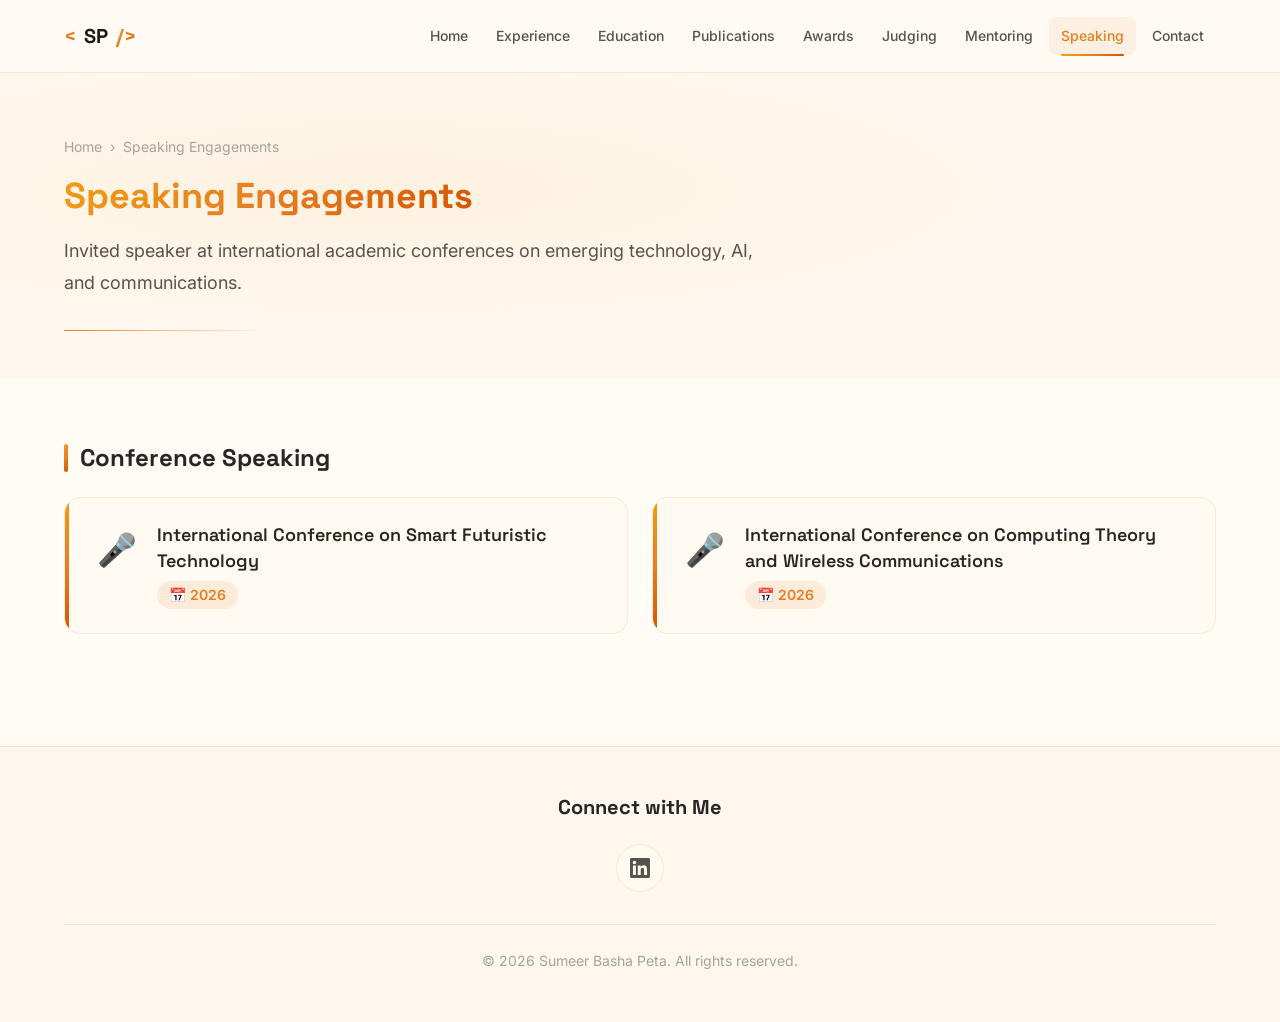
<file: pages/speaking.html>
<!DOCTYPE html>
<html lang="en">
<head>
  <meta charset="UTF-8">
  <meta name="viewport" content="width=device-width, initial-scale=1.0">
  <title>Speaking Engagements — Sumeer Peta</title>
  <meta name="description" content="Sumeer Basha Peta's speaking engagements at international academic conferences on smart technology, AI, and wireless communications.">

  <!-- Fonts -->
  <link rel="preconnect" href="https://fonts.googleapis.com">
  <link rel="preconnect" href="https://fonts.gstatic.com" crossorigin>
  <link href="https://fonts.googleapis.com/css2?family=Inter:wght@400;500;600;700&family=Space+Grotesk:wght@500;600;700&display=swap" rel="stylesheet">

  <!-- Styles -->
  <link rel="stylesheet" href="../css/variables.css">
  <link rel="stylesheet" href="../css/base.css">
  <link rel="stylesheet" href="../css/animations.css">
  <link rel="stylesheet" href="../css/components.css">
  <link rel="stylesheet" href="../css/pages.css">

  <style>
    .speaking-section {
      margin-bottom: var(--space-12);
    }
    .speaking-section__title {
      font-family: var(--font-heading);
      font-size: var(--text-2xl);
      font-weight: var(--weight-bold);
      color: var(--color-text-heading);
      margin-bottom: var(--space-6);
      display: flex;
      align-items: center;
      gap: var(--space-3);
    }
    .speaking-section__title-accent {
      width: 4px;
      height: 28px;
      background: var(--color-accent-gradient);
      border-radius: var(--radius-full);
    }
    .speaking-grid {
      display: grid;
      grid-template-columns: repeat(auto-fill, minmax(380px, 1fr));
      gap: var(--space-6);
    }
    .speaking-card {
      display: flex;
      align-items: flex-start;
      gap: var(--space-5);
      padding: var(--space-6) var(--space-8);
      background: var(--color-bg-card);
      border: 1px solid var(--color-border);
      border-radius: var(--radius-xl);
      transition: all var(--transition-base);
      position: relative;
      overflow: hidden;
    }
    .speaking-card::before {
      content: '';
      position: absolute;
      top: 0;
      left: 0;
      width: 4px;
      height: 100%;
      background: var(--color-accent-gradient);
      border-radius: var(--radius-full) 0 0 var(--radius-full);
    }
    .speaking-card:hover {
      border-color: var(--color-border-hover);
      box-shadow: var(--shadow-lg);
      transform: translateY(-4px);
    }
    .speaking-card__icon {
      font-size: 2rem;
      flex-shrink: 0;
      margin-top: 2px;
    }
    .speaking-card__content {
      flex: 1;
    }
    .speaking-card__event {
      font-family: var(--font-heading);
      font-size: var(--text-lg);
      font-weight: var(--weight-semibold);
      color: var(--color-text-heading);
      margin-bottom: var(--space-2);
      line-height: 1.4;
    }
    .speaking-card__year {
      display: inline-flex;
      align-items: center;
      gap: var(--space-2);
      padding: 3px 12px;
      border-radius: var(--radius-full);
      font-size: var(--text-sm);
      font-weight: var(--weight-semibold);
      background: rgba(230, 126, 34, 0.12);
      color: var(--color-accent-primary);
    }

    @media (max-width: 480px) {
      .speaking-grid {
        grid-template-columns: 1fr;
      }
    }
  </style>
</head>
<body>
  <div id="navbar-root"></div>
  <div id="page-header-root"></div>

  <main class="page-content" id="speaking-content"></main>

  <div id="footer-root"></div>

  <!-- Scripts -->
  <script src="../js/data/siteData.js"></script>
  <script src="../js/components/navbar.js"></script>
  <script src="../js/components/pageHeader.js"></script>
  <script src="../js/components/footer.js"></script>
  <script src="../js/main.js"></script>
  <script>
    renderNavbar('navbar-root', 'pages/speaking.html');
    renderPageHeader('page-header-root', {
      title: 'Speaking Engagements',
      subtitle: 'Invited speaker at international academic conferences on emerging technology, AI, and communications.',
    });
    renderFooter('footer-root', true);

    (function() {
      const container = document.getElementById('speaking-content');
      const { speaker } = siteData;

      const cardsHtml = speaker.map((s, i) => `
        <div class="speaking-card reveal" style="transition-delay: ${i * 0.1}s">
          <span class="speaking-card__icon">${s.icon || '🎤'}</span>
          <div class="speaking-card__content">
            <h3 class="speaking-card__event">${s.event}</h3>
            <span class="speaking-card__year">📅 ${s.year}</span>
          </div>
        </div>
      `).join('');

      container.innerHTML = `
        <div class="speaking-section">
          <h2 class="speaking-section__title reveal">
            <span class="speaking-section__title-accent"></span>
            Conference Speaking
          </h2>
          <div class="speaking-grid">
            ${cardsHtml}
          </div>
        </div>
      `;
    })();
  </script>
</body>
</html>
</file>
<file: css/variables.css>
/* ==========================================================================
   Design Tokens — Sumeer Peta Portfolio
   WARM AMBER / ORANGE THEME — Light background with warm accents
   Update these to change the entire site's look and feel.
   ========================================================================== */

:root {
  /* ── Color Palette ────────────────────────────────────────────────────── */
  --color-bg-primary:    #fffbf5;
  --color-bg-secondary:  #fef7ed;
  --color-bg-tertiary:   #fff4e3;
  --color-bg-card:       rgba(255, 250, 240, 0.8);
  --color-bg-card-hover: rgba(255, 245, 230, 0.95);
  --color-bg-glass:      rgba(255, 251, 245, 0.85);

  --color-text-primary:   #1c1917;
  --color-text-secondary: #57534e;
  --color-text-muted:     #a8a29e;
  --color-text-heading:   #292524;

  --color-accent-primary:   #e67e22;
  --color-accent-secondary: #d35400;
  --color-accent-warm:      #f39c12;
  --color-accent-gradient:  linear-gradient(135deg, #f39c12, #e67e22, #d35400);
  --color-accent-gradient-warm: linear-gradient(135deg, #f1c40f, #e67e22);

  --color-border:       rgba(215, 180, 140, 0.25);
  --color-border-hover: rgba(230, 126, 34, 0.4);

  /* ── Typography ───────────────────────────────────────────────────────── */
  --font-heading: 'Space Grotesk', sans-serif;
  --font-body:    'Inter', sans-serif;

  --text-xs:   0.75rem;
  --text-sm:   0.875rem;
  --text-base: 1rem;
  --text-lg:   1.125rem;
  --text-xl:   1.25rem;
  --text-2xl:  1.5rem;
  --text-3xl:  1.875rem;
  --text-4xl:  2.25rem;
  --text-5xl:  3rem;
  --text-6xl:  3.75rem;

  --leading-tight:  1.25;
  --leading-normal: 1.6;
  --leading-relaxed: 1.75;

  --weight-normal:   400;
  --weight-medium:   500;
  --weight-semibold: 600;
  --weight-bold:     700;

  /* ── Spacing Scale ────────────────────────────────────────────────────── */
  --space-1:  0.25rem;
  --space-2:  0.5rem;
  --space-3:  0.75rem;
  --space-4:  1rem;
  --space-5:  1.25rem;
  --space-6:  1.5rem;
  --space-8:  2rem;
  --space-10: 2.5rem;
  --space-12: 3rem;
  --space-16: 4rem;
  --space-20: 5rem;
  --space-24: 6rem;
  --space-32: 8rem;

  /* ── Layout ───────────────────────────────────────────────────────────── */
  --max-width:      1200px;
  --max-width-sm:    640px;
  --max-width-md:    768px;
  --max-width-lg:   1024px;

  /* ── Effects ──────────────────────────────────────────────────────────── */
  --radius-sm:  0.375rem;
  --radius-md:  0.5rem;
  --radius-lg:  0.75rem;
  --radius-xl:  1rem;
  --radius-2xl: 1.5rem;
  --radius-full: 9999px;

  --shadow-sm:  0 1px 2px rgba(120, 80, 30, 0.06);
  --shadow-md:  0 4px 6px -1px rgba(120, 80, 30, 0.08), 0 2px 4px -2px rgba(120, 80, 30, 0.05);
  --shadow-lg:  0 10px 15px -3px rgba(120, 80, 30, 0.1), 0 4px 6px -4px rgba(120, 80, 30, 0.06);
  --shadow-xl:  0 20px 25px -5px rgba(120, 80, 30, 0.1), 0 8px 10px -6px rgba(120, 80, 30, 0.06);
  --shadow-glow: 0 0 20px rgba(230, 126, 34, 0.15);

  --blur-sm:  8px;
  --blur-md:  12px;
  --blur-lg:  20px;

  /* ── Transitions ──────────────────────────────────────────────────────── */
  --transition-fast:   150ms ease;
  --transition-base:   250ms ease;
  --transition-slow:   400ms ease;
  --transition-spring: 500ms cubic-bezier(0.34, 1.56, 0.64, 1);

  /* ── Z-Index Scale ────────────────────────────────────────────────────── */
  --z-base:    1;
  --z-card:    10;
  --z-nav:     100;
  --z-overlay: 200;
  --z-modal:   300;
}
</file>
<file: css/base.css>
/* ==========================================================================
   Base Styles — Reset, Typography, Global
   ========================================================================== */

/* ── Reset ──────────────────────────────────────────────────────────────── */
*,
*::before,
*::after {
  margin: 0;
  padding: 0;
  box-sizing: border-box;
}

html {
  scroll-behavior: smooth;
  font-size: 16px;
  -webkit-text-size-adjust: 100%;
}

body {
  font-family: var(--font-body);
  font-size: var(--text-base);
  font-weight: var(--weight-normal);
  line-height: var(--leading-normal);
  color: var(--color-text-primary);
  background-color: var(--color-bg-primary);
  -webkit-font-smoothing: antialiased;
  -moz-osx-font-smoothing: grayscale;
  overflow-x: hidden;
}

/* ── Typography ─────────────────────────────────────────────────────────── */
h1, h2, h3, h4, h5, h6 {
  font-family: var(--font-heading);
  font-weight: var(--weight-bold);
  line-height: var(--leading-tight);
  color: var(--color-text-heading);
}

h1 { font-size: var(--text-5xl); }
h2 { font-size: var(--text-4xl); }
h3 { font-size: var(--text-2xl); }
h4 { font-size: var(--text-xl); }

p {
  color: var(--color-text-secondary);
  line-height: var(--leading-relaxed);
  margin-bottom: var(--space-4);
}

a {
  color: var(--color-accent-primary);
  text-decoration: none;
  transition: color var(--transition-fast);
}

a:hover {
  color: var(--color-accent-secondary);
}

ul, ol {
  list-style: none;
}

img {
  max-width: 100%;
  height: auto;
  display: block;
}

/* ── Utility Classes ────────────────────────────────────────────────────── */
.container {
  width: 100%;
  max-width: var(--max-width);
  margin: 0 auto;
  padding: 0 var(--space-6);
}

.section {
  padding: var(--space-24) 0;
}

.section--alt {
  background-color: var(--color-bg-secondary);
}

.gradient-text {
  background: var(--color-accent-gradient);
  -webkit-background-clip: text;
  -webkit-text-fill-color: transparent;
  background-clip: text;
}

.sr-only {
  position: absolute;
  width: 1px;
  height: 1px;
  padding: 0;
  margin: -1px;
  overflow: hidden;
  clip: rect(0, 0, 0, 0);
  white-space: nowrap;
  border: 0;
}

/* ── Buttons ────────────────────────────────────────────────────────────── */
.btn {
  display: inline-flex;
  align-items: center;
  gap: var(--space-2);
  padding: var(--space-3) var(--space-6);
  font-family: var(--font-body);
  font-size: var(--text-sm);
  font-weight: var(--weight-semibold);
  border-radius: var(--radius-lg);
  border: none;
  cursor: pointer;
  transition: all var(--transition-base);
  text-decoration: none;
  white-space: nowrap;
}

.btn--primary {
  background: var(--color-accent-gradient);
  color: #fff;
}

.btn--primary:hover {
  transform: translateY(-2px);
  box-shadow: var(--shadow-glow);
  color: #fff;
}

.btn--outline {
  background: transparent;
  color: var(--color-accent-primary);
  border: 1.5px solid var(--color-accent-primary);
}

.btn--outline:hover {
  background: rgba(230, 126, 34, 0.1);
  transform: translateY(-2px);
  color: var(--color-accent-primary);
}

/* ── Responsive ─────────────────────────────────────────────────────────── */
@media (max-width: 1024px) {
  h1 { font-size: var(--text-4xl); }
  h2 { font-size: var(--text-3xl); }
}

@media (max-width: 768px) {
  html { font-size: 15px; }
  h1 { font-size: var(--text-3xl); }
  h2 { font-size: var(--text-2xl); }
  h3 { font-size: var(--text-xl); }

  .container {
    padding: 0 var(--space-4);
  }

  .section {
    padding: var(--space-16) 0;
  }
}

@media (max-width: 480px) {
  html { font-size: 14px; }
  h1 { font-size: var(--text-2xl); }
}
</file>
<file: css/animations.css>
/* ==========================================================================
   Animations — Keyframes, scroll-reveal, hover effects
   ========================================================================== */

/* ── Keyframes ──────────────────────────────────────────────────────────── */
@keyframes fadeInUp {
  from {
    opacity: 0;
    transform: translateY(30px);
  }
  to {
    opacity: 1;
    transform: translateY(0);
  }
}

@keyframes fadeInDown {
  from {
    opacity: 0;
    transform: translateY(-20px);
  }
  to {
    opacity: 1;
    transform: translateY(0);
  }
}

@keyframes fadeIn {
  from { opacity: 0; }
  to   { opacity: 1; }
}

@keyframes slideInLeft {
  from {
    opacity: 0;
    transform: translateX(-40px);
  }
  to {
    opacity: 1;
    transform: translateX(0);
  }
}

@keyframes slideInRight {
  from {
    opacity: 0;
    transform: translateX(40px);
  }
  to {
    opacity: 1;
    transform: translateX(0);
  }
}

@keyframes scaleIn {
  from {
    opacity: 0;
    transform: scale(0.9);
  }
  to {
    opacity: 1;
    transform: scale(1);
  }
}

@keyframes pulseGlow {
  0%, 100% {
    box-shadow: 0 0 20px rgba(230, 126, 34, 0.2);
  }
  50% {
    box-shadow: 0 0 40px rgba(230, 126, 34, 0.35);
  }
}

@keyframes gradientShift {
  0%   { background-position: 0% 50%; }
  50%  { background-position: 100% 50%; }
  100% { background-position: 0% 50%; }
}

@keyframes float {
  0%, 100% { transform: translateY(0); }
  50%      { transform: translateY(-10px); }
}

@keyframes shimmer {
  0%   { background-position: -200% 0; }
  100% { background-position: 200% 0; }
}

@keyframes typing {
  from { width: 0; }
  to   { width: 100%; }
}

@keyframes blink {
  0%, 100% { border-color: var(--color-accent-primary); }
  50%      { border-color: transparent; }
}

/* ── Scroll Reveal ──────────────────────────────────────────────────────── */
.reveal {
  opacity: 0;
  transform: translateY(30px);
  transition: opacity 0.6s ease, transform 0.6s ease;
}

.reveal.revealed {
  opacity: 1;
  transform: translateY(0);
}

.reveal-left {
  opacity: 0;
  transform: translateX(-40px);
  transition: opacity 0.6s ease, transform 0.6s ease;
}

.reveal-left.revealed {
  opacity: 1;
  transform: translateX(0);
}

.reveal-right {
  opacity: 0;
  transform: translateX(40px);
  transition: opacity 0.6s ease, transform 0.6s ease;
}

.reveal-right.revealed {
  opacity: 1;
  transform: translateX(0);
}

.reveal-scale {
  opacity: 0;
  transform: scale(0.9);
  transition: opacity 0.6s ease, transform 0.6s ease;
}

.reveal-scale.revealed {
  opacity: 1;
  transform: scale(1);
}

/* Staggered delays for child elements */
.stagger > *:nth-child(1) { transition-delay: 0.05s; }
.stagger > *:nth-child(2) { transition-delay: 0.1s; }
.stagger > *:nth-child(3) { transition-delay: 0.15s; }
.stagger > *:nth-child(4) { transition-delay: 0.2s; }
.stagger > *:nth-child(5) { transition-delay: 0.25s; }
.stagger > *:nth-child(6) { transition-delay: 0.3s; }
.stagger > *:nth-child(7) { transition-delay: 0.35s; }
.stagger > *:nth-child(8) { transition-delay: 0.4s; }
.stagger > *:nth-child(9) { transition-delay: 0.45s; }
.stagger > *:nth-child(10) { transition-delay: 0.5s; }

/* ── Hover Micro-interactions ───────────────────────────────────────────── */
.hover-lift {
  transition: transform var(--transition-base), box-shadow var(--transition-base);
}

.hover-lift:hover {
  transform: translateY(-4px);
  box-shadow: var(--shadow-xl);
}

.hover-glow {
  transition: box-shadow var(--transition-base);
}

.hover-glow:hover {
  box-shadow: var(--shadow-glow);
}

/* ── Background Decorations ─────────────────────────────────────────────── */
.bg-grid {
  background-image:
    linear-gradient(rgba(215, 180, 140, 0.05) 1px, transparent 1px),
    linear-gradient(90deg, rgba(215, 180, 140, 0.05) 1px, transparent 1px);
  background-size: 60px 60px;
}

.bg-radial-glow {
  position: relative;
}

.bg-radial-glow::before {
  content: '';
  position: absolute;
  top: -200px;
  left: 50%;
  transform: translateX(-50%);
  width: 600px;
  height: 600px;
  background: radial-gradient(circle, rgba(243, 156, 18, 0.06) 0%, transparent 70%);
  pointer-events: none;
  z-index: 0;
}
</file>
<file: css/components.css>
/* ==========================================================================
   Component Styles — Navbar, Hero, Section Cards, Footer, Page Header
   ========================================================================== */

/* ==========================================================================
   NAVBAR
   ========================================================================== */
.navbar {
  position: fixed;
  top: 0;
  left: 0;
  right: 0;
  z-index: var(--z-nav);
  background: var(--color-bg-glass);
  backdrop-filter: blur(var(--blur-lg));
  -webkit-backdrop-filter: blur(var(--blur-lg));
  border-bottom: 1px solid var(--color-border);
  transition: background var(--transition-base), box-shadow var(--transition-base);
}

.navbar.scrolled {
  background: rgba(255, 251, 245, 0.97);
  box-shadow: var(--shadow-lg);
}

.navbar__inner {
  display: flex;
  align-items: center;
  justify-content: space-between;
  height: 72px;
  max-width: var(--max-width);
  margin: 0 auto;
  padding: 0 var(--space-6);
}

.navbar__logo {
  font-family: var(--font-heading);
  font-size: var(--text-xl);
  font-weight: var(--weight-bold);
  color: var(--color-text-primary);
  text-decoration: none;
  display: flex;
  align-items: center;
  gap: var(--space-2);
}

.navbar__logo-accent {
  background: var(--color-accent-gradient);
  -webkit-background-clip: text;
  -webkit-text-fill-color: transparent;
  background-clip: text;
}

.navbar__links {
  display: flex;
  align-items: center;
  gap: var(--space-1);
}

.navbar__link {
  position: relative;
  padding: var(--space-2) var(--space-3);
  color: var(--color-text-secondary);
  font-size: var(--text-sm);
  font-weight: var(--weight-medium);
  text-decoration: none;
  border-radius: var(--radius-md);
  transition: color var(--transition-fast), background var(--transition-fast);
}

.navbar__link:hover,
.navbar__link.active {
  color: var(--color-accent-primary);
  background: rgba(230, 126, 34, 0.08);
}

.navbar__link.active::after {
  content: '';
  position: absolute;
  bottom: -1px;
  left: var(--space-3);
  right: var(--space-3);
  height: 2px;
  background: var(--color-accent-gradient);
  border-radius: var(--radius-full);
}

/* Mobile hamburger */
.navbar__toggle {
  display: none;
  flex-direction: column;
  gap: 5px;
  background: none;
  border: none;
  cursor: pointer;
  padding: var(--space-2);
  z-index: var(--z-overlay);
}

.navbar__toggle span {
  display: block;
  width: 24px;
  height: 2px;
  background: var(--color-text-primary);
  border-radius: var(--radius-full);
  transition: all var(--transition-base);
}

.navbar__toggle.open span:nth-child(1) {
  transform: rotate(45deg) translate(5px, 5px);
}

.navbar__toggle.open span:nth-child(2) {
  opacity: 0;
}

.navbar__toggle.open span:nth-child(3) {
  transform: rotate(-45deg) translate(5px, -5px);
}

/* Mobile menu */
.navbar__mobile-menu {
  display: none;
  position: fixed;
  top: 0;
  right: -100%;
  width: 280px;
  height: 100vh;
  background: var(--color-bg-secondary);
  border-left: 1px solid var(--color-border);
  padding: var(--space-20) var(--space-6) var(--space-6);
  flex-direction: column;
  gap: var(--space-1);
  transition: right var(--transition-slow);
  z-index: var(--z-overlay);
  overflow-y: auto;
}

.navbar__mobile-menu.open {
  right: 0;
}

.navbar__mobile-link {
  display: block;
  padding: var(--space-3) var(--space-4);
  color: var(--color-text-secondary);
  font-size: var(--text-base);
  font-weight: var(--weight-medium);
  text-decoration: none;
  border-radius: var(--radius-md);
  transition: all var(--transition-fast);
}

.navbar__mobile-link:hover,
.navbar__mobile-link.active {
  color: var(--color-accent-primary);
  background: rgba(230, 126, 34, 0.08);
}

.navbar__overlay {
  display: none;
  position: fixed;
  inset: 0;
  background: rgba(0, 0, 0, 0.5);
  z-index: calc(var(--z-overlay) - 1);
  opacity: 0;
  transition: opacity var(--transition-base);
}

.navbar__overlay.open {
  opacity: 1;
}

@media (max-width: 900px) {
  .navbar__links {
    display: none;
  }

  .navbar__toggle {
    display: flex;
  }

  .navbar__mobile-menu {
    display: flex;
  }
}

/* ==========================================================================
   HERO
   ========================================================================== */
.hero {
  position: relative;
  min-height: 100vh;
  display: flex;
  align-items: center;
  padding-top: 72px;
  overflow: hidden;
}

.hero__bg {
  position: absolute;
  inset: 0;
  background:
    radial-gradient(ellipse at 20% 80%, rgba(243, 156, 18, 0.08) 0%, transparent 50%),
    radial-gradient(ellipse at 80% 20%, rgba(230, 126, 34, 0.08) 0%, transparent 50%),
    var(--color-bg-primary);
  z-index: 0;
}

.hero__bg-grid {
  position: absolute;
  inset: 0;
  background-image:
    linear-gradient(rgba(215, 180, 140, 0.06) 1px, transparent 1px),
    linear-gradient(90deg, rgba(215, 180, 140, 0.06) 1px, transparent 1px);
  background-size: 60px 60px;
  z-index: 0;
}

.hero__particles {
  position: absolute;
  inset: 0;
  overflow: hidden;
  z-index: 0;
}

.hero__particle {
  position: absolute;
  width: 4px;
  height: 4px;
  background: var(--color-accent-primary);
  border-radius: 50%;
  opacity: 0.3;
  animation: float 6s ease-in-out infinite;
}

.hero__content {
  position: relative;
  z-index: var(--z-base);
  display: grid;
  grid-template-columns: 1fr auto;
  gap: var(--space-16);
  align-items: center;
  width: 100%;
  max-width: var(--max-width);
  margin: 0 auto;
  padding: 0 var(--space-6);
}

.hero__text {
  animation: fadeInUp 0.8s ease forwards;
}

.hero__greeting {
  font-family: var(--font-body);
  font-size: var(--text-lg);
  font-weight: var(--weight-medium);
  color: var(--color-accent-primary);
  margin-bottom: var(--space-4);
  letter-spacing: 0.05em;
  text-transform: uppercase;
}

.hero__name {
  font-size: var(--text-6xl);
  font-weight: var(--weight-bold);
  margin-bottom: var(--space-4);
  line-height: 1.1;
}

.hero__title {
  font-size: var(--text-2xl);
  color: var(--color-text-secondary);
  margin-bottom: var(--space-6);
  font-weight: var(--weight-normal);
}

.hero__description {
  font-size: var(--text-lg);
  color: var(--color-text-muted);
  max-width: 560px;
  margin-bottom: var(--space-8);
  line-height: var(--leading-relaxed);
}

.hero__actions {
  display: flex;
  gap: var(--space-4);
  flex-wrap: wrap;
}

.hero__image-wrapper {
  position: relative;
  animation: fadeIn 1s ease 0.3s forwards;
  opacity: 0;
}

.hero__image-frame {
  position: relative;
  width: 320px;
  height: 380px;
  border-radius: var(--radius-2xl);
  overflow: hidden;
  border: 2px solid var(--color-border);
}

.hero__image-frame::before {
  content: '';
  position: absolute;
  inset: -2px;
  border-radius: var(--radius-2xl);
  background: var(--color-accent-gradient);
  z-index: -1;
  opacity: 0.5;
  animation: pulseGlow 3s ease-in-out infinite;
}

.hero__image {
  width: 100%;
  height: 100%;
  object-fit: cover;
}

.hero__image-placeholder {
  width: 100%;
  height: 100%;
  background: linear-gradient(135deg, var(--color-bg-tertiary), var(--color-bg-secondary));
  display: flex;
  align-items: center;
  justify-content: center;
  font-size: 80px;
}

.hero__scroll-indicator {
  position: absolute;
  bottom: var(--space-8);
  left: 50%;
  transform: translateX(-50%);
  display: flex;
  flex-direction: column;
  align-items: center;
  gap: var(--space-2);
  color: var(--color-text-muted);
  font-size: var(--text-xs);
  animation: fadeIn 1s ease 1s forwards;
  opacity: 0;
}

.hero__scroll-line {
  width: 1px;
  height: 40px;
  background: linear-gradient(to bottom, var(--color-accent-primary), transparent);
  animation: float 2s ease-in-out infinite;
}

@media (max-width: 900px) {
  .hero__content {
    grid-template-columns: 1fr;
    text-align: center;
    gap: var(--space-8);
  }

  .hero__text {
    order: 2;
  }

  .hero__image-wrapper {
    order: 1;
    display: flex;
    justify-content: center;
  }

  .hero__image-frame {
    width: 220px;
    height: 260px;
  }

  .hero__description {
    margin-left: auto;
    margin-right: auto;
  }

  .hero__actions {
    justify-content: center;
  }

  .hero__name {
    font-size: var(--text-4xl);
  }
}

@media (max-width: 480px) {
  .hero__name {
    font-size: var(--text-3xl);
  }

  .hero__image-frame {
    width: 180px;
    height: 220px;
  }
}

/* ==========================================================================
   SECTION CARDS (Home page summaries)
   ========================================================================== */
.sections-grid {
  display: grid;
  grid-template-columns: 1fr;
  gap: var(--space-6);
  max-width: var(--max-width);
  margin: 0 auto;
  padding: 0 var(--space-6);
}

.section-card {
  display: grid;
  grid-template-columns: auto 1fr;
  gap: var(--space-8);
  align-items: start;
  padding: var(--space-8);
  background: var(--color-bg-card);
  border: 1px solid var(--color-border);
  border-radius: var(--radius-xl);
  backdrop-filter: blur(var(--blur-sm));
  -webkit-backdrop-filter: blur(var(--blur-sm));
  transition: all var(--transition-base);
  cursor: default;
}

.section-card:hover {
  background: var(--color-bg-card-hover);
  border-color: var(--color-border-hover);
  box-shadow: var(--shadow-lg), 0 0 30px rgba(230, 126, 34, 0.08);
  transform: translateY(-2px);
}

.section-card__icon {
  width: 64px;
  height: 64px;
  display: flex;
  align-items: center;
  justify-content: center;
  font-size: 2rem;
  background: rgba(230, 126, 34, 0.08);
  border: 1px solid rgba(230, 126, 34, 0.15);
  border-radius: var(--radius-lg);
  flex-shrink: 0;
}

.section-card__content {
  min-width: 0;
}

.section-card__title {
  font-size: var(--text-xl);
  font-weight: var(--weight-bold);
  margin-bottom: var(--space-3);
  color: var(--color-text-heading);
}

.section-card__title a {
  color: inherit;
  text-decoration: none;
  transition: color var(--transition-fast);
}

.section-card__title a:hover {
  color: var(--color-accent-primary);
}

.section-card__description {
  color: var(--color-text-secondary);
  font-size: var(--text-base);
  line-height: var(--leading-relaxed);
  margin-bottom: var(--space-4);
}

.section-card__list {
  display: flex;
  flex-direction: column;
  gap: var(--space-2);
}

.section-card__list-item {
  position: relative;
  padding-left: var(--space-5);
  color: var(--color-text-secondary);
  font-size: var(--text-sm);
  line-height: var(--leading-normal);
}

.section-card__list-item::before {
  content: '';
  position: absolute;
  left: 0;
  top: 8px;
  width: 6px;
  height: 6px;
  background: var(--color-accent-primary);
  border-radius: 50%;
}

.section-card__link {
  display: inline-flex;
  align-items: center;
  gap: var(--space-2);
  margin-top: var(--space-4);
  color: var(--color-accent-primary);
  font-size: var(--text-sm);
  font-weight: var(--weight-semibold);
  text-decoration: none;
  transition: gap var(--transition-fast);
}

.section-card__link:hover {
  gap: var(--space-3);
}

.section-card__link-arrow {
  transition: transform var(--transition-fast);
}

.section-card__link:hover .section-card__link-arrow {
  transform: translateX(4px);
}

@media (max-width: 768px) {
  .section-card {
    grid-template-columns: 1fr;
    gap: var(--space-4);
    padding: var(--space-6);
  }

  .section-card__icon {
    width: 48px;
    height: 48px;
    font-size: 1.5rem;
  }
}

/* ==========================================================================
   PAGE HEADER (Inner pages)
   ========================================================================== */
.page-header {
  position: relative;
  padding: calc(72px + var(--space-16)) 0 var(--space-12);
  background: var(--color-bg-secondary);
  overflow: hidden;
}

.page-header::before {
  content: '';
  position: absolute;
  inset: 0;
  background:
    radial-gradient(ellipse at 30% 50%, rgba(243, 156, 18, 0.06) 0%, transparent 50%);
  pointer-events: none;
}

.page-header__inner {
  position: relative;
  z-index: var(--z-base);
  max-width: var(--max-width);
  margin: 0 auto;
  padding: 0 var(--space-6);
}

.page-header__breadcrumb {
  display: flex;
  align-items: center;
  gap: var(--space-2);
  font-size: var(--text-sm);
  color: var(--color-text-muted);
  margin-bottom: var(--space-4);
}

.page-header__breadcrumb a {
  color: var(--color-text-muted);
  text-decoration: none;
  transition: color var(--transition-fast);
}

.page-header__breadcrumb a:hover {
  color: var(--color-accent-primary);
}

.page-header__breadcrumb-separator {
  color: var(--color-text-muted);
}

.page-header__title {
  font-size: var(--text-4xl);
  margin-bottom: var(--space-4);
}

.page-header__subtitle {
  font-size: var(--text-lg);
  color: var(--color-text-secondary);
  max-width: 700px;
}

.page-header__divider {
  margin-top: var(--space-8);
  height: 1px;
  background: linear-gradient(to right, var(--color-accent-primary), transparent);
  max-width: 200px;
}

/* ==========================================================================
   FOOTER
   ========================================================================== */
.footer {
  position: relative;
  padding: var(--space-12) 0 var(--space-8);
  background: var(--color-bg-secondary);
  border-top: 1px solid var(--color-border);
}

.footer__inner {
  max-width: var(--max-width);
  margin: 0 auto;
  padding: 0 var(--space-6);
  text-align: center;
}

.footer__heading {
  font-size: var(--text-xl);
  margin-bottom: var(--space-6);
  color: var(--color-text-heading);
}

.footer__social {
  display: flex;
  justify-content: center;
  gap: var(--space-4);
  margin-bottom: var(--space-8);
}

.footer__social-link {
  display: flex;
  align-items: center;
  justify-content: center;
  width: 48px;
  height: 48px;
  border-radius: var(--radius-full);
  background: var(--color-bg-card);
  border: 1px solid var(--color-border);
  color: var(--color-text-secondary);
  font-size: var(--text-xl);
  text-decoration: none;
  transition: all var(--transition-base);
}

.footer__social-link:hover {
  background: rgba(230, 126, 34, 0.1);
  border-color: var(--color-accent-primary);
  color: var(--color-accent-primary);
  transform: translateY(-3px);
  box-shadow: var(--shadow-glow);
}

.footer__social-link svg {
  width: 20px;
  height: 20px;
  fill: currentColor;
}

.footer__divider {
  height: 1px;
  background: var(--color-border);
  margin-bottom: var(--space-6);
}

.footer__bottom {
  display: flex;
  flex-direction: column;
  align-items: center;
  gap: var(--space-2);
}

.footer__copyright {
  font-size: var(--text-sm);
  color: var(--color-text-muted);
}

.footer__made-with {
  font-size: var(--text-xs);
  color: var(--color-text-muted);
}
</file>
<file: css/pages.css>
/* ==========================================================================
   Inner Page Layouts — Experience, Education, Certs, Awards, Publications
   ========================================================================== */

/* ── Shared Page Content ────────────────────────────────────────────────── */
.page-content {
  max-width: var(--max-width);
  margin: 0 auto;
  padding: var(--space-16) var(--space-6);
}

/* ==========================================================================
   TIMELINE (Experience)
   ========================================================================== */
.timeline {
  position: relative;
  padding-left: var(--space-10);
}

.timeline::before {
  content: '';
  position: absolute;
  left: 15px;
  top: 0;
  bottom: 0;
  width: 2px;
  background: linear-gradient(
    to bottom,
    var(--color-accent-primary),
    var(--color-accent-secondary),
    var(--color-border)
  );
}

.timeline__item {
  position: relative;
  padding-bottom: var(--space-10);
}

.timeline__item:last-child {
  padding-bottom: 0;
}

.timeline__dot {
  position: absolute;
  left: calc(-1 * var(--space-10) + 8px);
  top: 6px;
  width: 16px;
  height: 16px;
  border-radius: 50%;
  background: var(--color-accent-primary);
  border: 3px solid var(--color-bg-primary);
  box-shadow: 0 0 0 3px rgba(230, 126, 34, 0.2);
  z-index: var(--z-base);
}

.timeline__item:first-child .timeline__dot {
  background: var(--color-accent-primary);
  box-shadow: 0 0 0 3px rgba(230, 126, 34, 0.3), 0 0 15px rgba(230, 126, 34, 0.2);
}

.timeline__card {
  background: var(--color-bg-card);
  border: 1px solid var(--color-border);
  border-radius: var(--radius-xl);
  padding: var(--space-6);
  transition: all var(--transition-base);
}

.timeline__card:hover {
  border-color: var(--color-border-hover);
  box-shadow: var(--shadow-md);
}

.timeline__date {
  display: inline-flex;
  align-items: center;
  gap: var(--space-2);
  font-size: var(--text-sm);
  font-weight: var(--weight-semibold);
  color: var(--color-accent-primary);
  margin-bottom: var(--space-3);
  padding: var(--space-1) var(--space-3);
  background: rgba(230, 126, 34, 0.08);
  border-radius: var(--radius-full);
}

.timeline__role {
  font-size: var(--text-xl);
  font-weight: var(--weight-bold);
  color: var(--color-text-heading);
  margin-bottom: var(--space-2);
}

.timeline__company {
  font-size: var(--text-base);
  color: var(--color-text-secondary);
  margin-bottom: var(--space-4);
  font-weight: var(--weight-medium);
}

.timeline__description {
  color: var(--color-text-secondary);
  font-size: var(--text-sm);
  line-height: var(--leading-relaxed);
}

.timeline__highlights {
  margin-top: var(--space-4);
  display: flex;
  flex-direction: column;
  gap: var(--space-2);
}

.timeline__highlight {
  position: relative;
  padding-left: var(--space-5);
  color: var(--color-text-secondary);
  font-size: var(--text-sm);
  line-height: var(--leading-normal);
}

.timeline__highlight::before {
  content: '▸';
  position: absolute;
  left: 0;
  color: var(--color-accent-primary);
  font-weight: var(--weight-bold);
}

/* ==========================================================================
   CARD GRID (Certifications, Awards, Publications)
   ========================================================================== */
.card-grid {
  display: grid;
  grid-template-columns: repeat(auto-fill, minmax(340px, 1fr));
  gap: var(--space-6);
}

.info-card {
  background: var(--color-bg-card);
  border: 1px solid var(--color-border);
  border-radius: var(--radius-xl);
  padding: var(--space-6);
  transition: all var(--transition-base);
  display: flex;
  flex-direction: column;
}

.info-card:hover {
  border-color: var(--color-border-hover);
  box-shadow: var(--shadow-md);
  transform: translateY(-2px);
}

.info-card__icon {
  font-size: 1.5rem;
  margin-bottom: var(--space-4);
  width: 44px;
  height: 44px;
  display: flex;
  align-items: center;
  justify-content: center;
  background: rgba(230, 126, 34, 0.08);
  border-radius: var(--radius-md);
}

.info-card__title {
  font-size: var(--text-lg);
  font-weight: var(--weight-bold);
  color: var(--color-text-heading);
  margin-bottom: var(--space-2);
}

.info-card__subtitle {
  font-size: var(--text-sm);
  color: var(--color-accent-primary);
  margin-bottom: var(--space-3);
  font-weight: var(--weight-medium);
}

.info-card__text {
  font-size: var(--text-sm);
  color: var(--color-text-secondary);
  line-height: var(--leading-relaxed);
  flex: 1;
}

.info-card__meta {
  display: flex;
  align-items: center;
  gap: var(--space-4);
  margin-top: var(--space-4);
  padding-top: var(--space-4);
  border-top: 1px solid var(--color-border);
  font-size: var(--text-xs);
  color: var(--color-text-muted);
}

.info-card__tag {
  display: inline-flex;
  padding: var(--space-1) var(--space-3);
  background: rgba(230, 126, 34, 0.1);
  color: var(--color-accent-secondary);
  border-radius: var(--radius-full);
  font-size: var(--text-xs);
  font-weight: var(--weight-medium);
}

.info-card__link {
  display: inline-flex;
  align-items: center;
  gap: var(--space-1);
  color: var(--color-accent-primary);
  font-size: var(--text-sm);
  font-weight: var(--weight-medium);
  text-decoration: none;
  margin-top: var(--space-3);
  transition: gap var(--transition-fast);
}

.info-card__link:hover {
  gap: var(--space-2);
}

/* ==========================================================================
   EDUCATION
   ========================================================================== */
.education-list {
  display: flex;
  flex-direction: column;
  gap: var(--space-6);
}

.education-card {
  display: grid;
  grid-template-columns: auto 1fr;
  gap: var(--space-6);
  align-items: start;
  background: var(--color-bg-card);
  border: 1px solid var(--color-border);
  border-radius: var(--radius-xl);
  padding: var(--space-8);
  transition: all var(--transition-base);
}

.education-card:hover {
  border-color: var(--color-border-hover);
  box-shadow: var(--shadow-md);
}

.education-card__icon {
  width: 64px;
  height: 64px;
  display: flex;
  align-items: center;
  justify-content: center;
  font-size: 2rem;
  background: rgba(230, 126, 34, 0.08);
  border: 1px solid rgba(230, 126, 34, 0.15);
  border-radius: var(--radius-lg);
}

.education-card__degree {
  font-size: var(--text-xl);
  font-weight: var(--weight-bold);
  color: var(--color-text-heading);
  margin-bottom: var(--space-2);
}

.education-card__school {
  font-size: var(--text-base);
  color: var(--color-accent-secondary);
  font-weight: var(--weight-medium);
  margin-bottom: var(--space-2);
}

.education-card__meta {
  font-size: var(--text-sm);
  color: var(--color-text-muted);
  margin-bottom: var(--space-3);
}

.education-card__description {
  font-size: var(--text-sm);
  color: var(--color-text-secondary);
  line-height: var(--leading-relaxed);
}

@media (max-width: 768px) {
  .card-grid {
    grid-template-columns: 1fr;
  }

  .education-card {
    grid-template-columns: 1fr;
    gap: var(--space-4);
    padding: var(--space-6);
  }

  .education-card__icon {
    width: 48px;
    height: 48px;
    font-size: 1.5rem;
  }

  .timeline {
    padding-left: var(--space-8);
  }
}

/* ==========================================================================
   STATS BAR
   ========================================================================== */
.stats-bar {
  display: flex;
  justify-content: center;
  gap: var(--space-12);
  padding: var(--space-8) 0;
  flex-wrap: wrap;
}

.stat {
  text-align: center;
}

.stat__value {
  font-family: var(--font-heading);
  font-size: var(--text-3xl);
  font-weight: var(--weight-bold);
  background: var(--color-accent-gradient);
  -webkit-background-clip: text;
  -webkit-text-fill-color: transparent;
  background-clip: text;
}

.stat__label {
  font-size: var(--text-sm);
  color: var(--color-text-muted);
  margin-top: var(--space-1);
}
</file>
